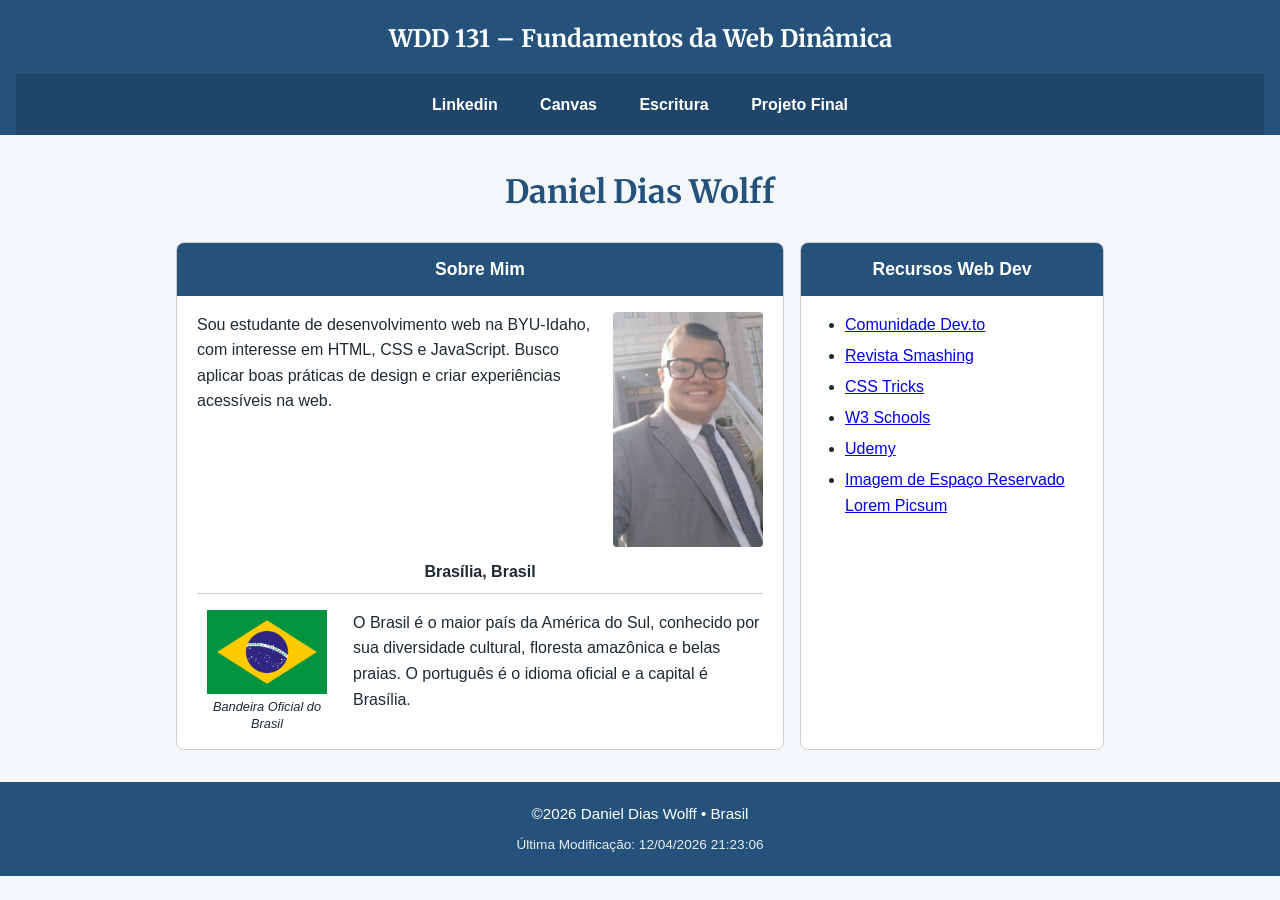
<file: index.html>
<!DOCTYPE html>
<html lang="pt-BR">

<head>
  <meta charset="UTF-8">
  <meta name="viewport" content="width=device-width, initial-scale=1.0">
  <meta name="author" content="Daniel Dias Wolff">
  <meta name="description" content="WDD 131 – Fundamentos da Web Dinâmica por Daniel Dias Wolff. Página inicial do curso com perfil, hobbies e recursos de desenvolvimento web.">
  <title>WDD 131 – Fundamentos da Web Dinâmica - Daniel Dias Wolff</title>
  <link rel="stylesheet" href="estilos/base.css">
  <link rel="preconnect" href="https://fonts.googleapis.com">
  <link rel="preconnect" href="https://fonts.gstatic.com" crossorigin>
  <link
    href="https://fonts.googleapis.com/css2?family=Merriweather:wght@700&family=Source+Sans+3:wght@400;600&display=swap"
    rel="stylesheet">
  <script src="scripts/obterdatas.js" defer></script>
</head>

<body>
  <header>
    <span id="course-title">WDD 131 – Fundamentos da Web Dinâmica</span>
    <nav>
      <a href="https://www.linkedin.com/in/daniel-dias-wolff-31904819b/" target="_blank">Linkedin</a>
      <a href="https://byupw.instructure.com/" target="_blank">Canvas</a>
      <a href="https://www.churchofjesuschrist.org/study/scriptures/bofm/1-ne/3?lang=por&id=p7#p7"
        target="_blank">Escritura</a>
      <a href="#">Projeto Final</a>
    </nav>
  </header>

  <main>
    <h1>Daniel Dias Wolff</h1>

    <section class="card">
      <h2>Sobre Mim</h2>
      <div class="card-content">
        <div class="about-top">
          <p>
            Sou estudante de desenvolvimento web na BYU-Idaho, com interesse em HTML, CSS e
            JavaScript. Busco aplicar boas práticas de design e criar experiências acessíveis na web.
          </p>
          <img src="imagens/perfil.jpg" alt="Foto de Daniel Dias Wolff" width="150" height="150">
        </div>

        <h3>Brasília, Brasil</h3>
        <hr>

        <div class="about-bottom">
          <figure>
            <img src="imagens/bandeira-do-brasil.jpg" alt="Bandeira do Brasil" width="120" height="84">
            <figcaption>Bandeira Oficial do Brasil</figcaption>
          </figure>
          <p>
            O Brasil é o maior país da América do Sul, conhecido por sua diversidade cultural,
            floresta amazônica e belas praias. O português é o idioma oficial e a capital é Brasília.
          </p>
        </div>
      </div>
    </section>

    <section class="card">
      <h2>Recursos Web Dev</h2>
      <div class="card-content">
        <ul>
          <li><a href="https://dev.to/" target="_blank">Comunidade Dev.to</a></li>
          <li><a href="https://www.smashingmagazine.com/" target="_blank">Revista Smashing</a></li>
          <li><a href="https://css-tricks.com/" target="_blank">CSS Tricks</a></li>
          <li><a href="https://www.w3schools.com/" target="_blank">W3 Schools</a></li>
          <li><a href="https://www.udemy.com/" target="_blank">Udemy</a></li>
          <li><a href="https://picsum.photos/" target="_blank">Imagem de Espaço Reservado Lorem Picsum</a></li>
        </ul>
      </div>
    </section>
  </main>

  <footer>
    <p>©<span id="anoatual"></span> Daniel Dias Wolff • Brasil</p>
    <p id="ultimaModificacao"></p>
  </footer>
</body>

</html>
</file>
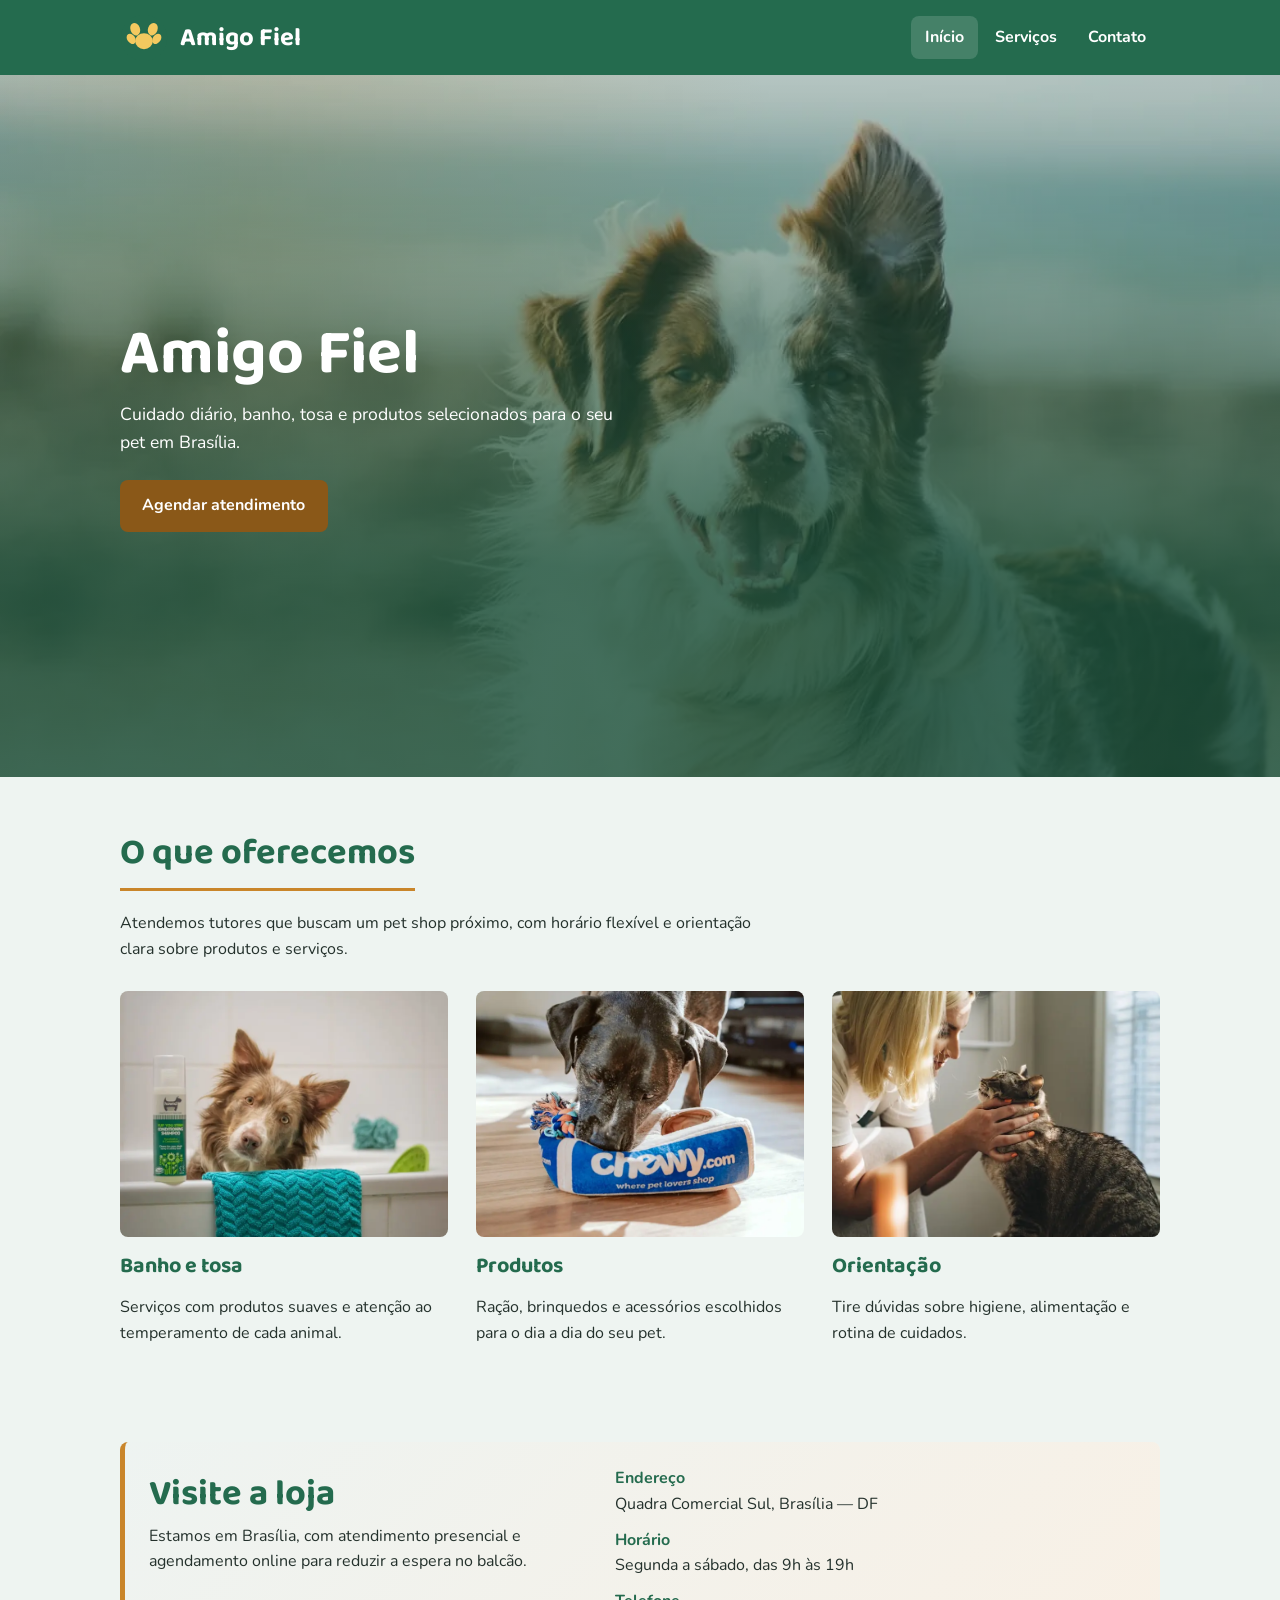
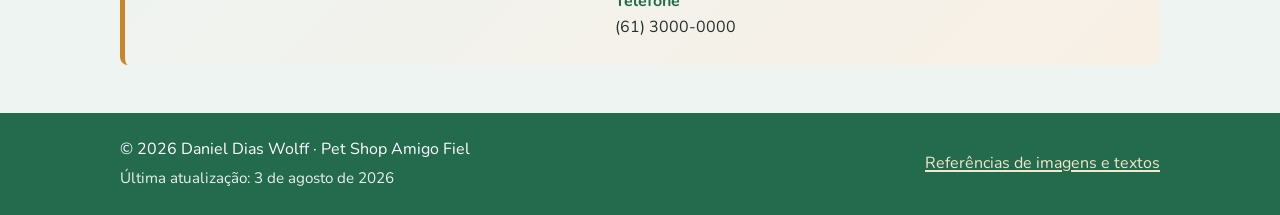
<file: projeto/index.html>
<!DOCTYPE html>
<html lang="pt-BR">

<head>
  <meta charset="UTF-8">
  <meta name="viewport" content="width=device-width, initial-scale=1.0">
  <meta name="author" content="Daniel Dias Wolff">
  <meta name="description"
    content="Pet Shop Amigo Fiel em Brasília: banho, tosa, produtos e atendimento próximo para tutores e seus pets.">
  <title>Pet Shop Amigo Fiel | Início</title>
  <link rel="icon" href="../favicon.ico" sizes="any">
  <link rel="preconnect" href="https://fonts.googleapis.com">
  <link rel="preconnect" href="https://fonts.gstatic.com" crossorigin>
  <link
    href="https://fonts.googleapis.com/css2?family=Baloo+2:wght@600;700&family=Nunito:wght@400;600;700&display=swap"
    rel="stylesheet">
  <link rel="stylesheet" href="estilos/base.css">
  <link rel="stylesheet" href="estilos/grande.css">
  <script src="scripts/navegacao.js" defer></script>
</head>

<body>
  <a class="skip-link" href="#conteudo">Ir para o conteúdo</a>

  <header class="site-header">
    <div class="barra">
      <a class="marca" href="index.html">
        <img src="imagens/logo-amigo-fiel.svg" width="48" height="48" alt="">
        <span>Amigo Fiel</span>
      </a>
      <button class="menu-toggle" id="menu-toggle" type="button" aria-controls="nav-principal"
        aria-expanded="false" aria-label="Abrir menu">
        <span class="hamburguer" aria-hidden="true">
          <span></span>
          <span></span>
          <span></span>
        </span>
      </button>
      <nav class="nav-principal" id="nav-principal" aria-label="Principal">
        <ul>
          <li><a href="index.html" aria-current="page">Início</a></li>
          <li><a href="servicos.html">Serviços</a></li>
          <li><a href="contato.html">Contato</a></li>
        </ul>
      </nav>
    </div>
  </header>

  <main id="conteudo">
    <section class="hero" aria-label="Apresentação">
      <img class="hero-imagem" src="imagens/hero-pequeno.webp"
        srcset="imagens/hero-pequeno.webp 640w, imagens/hero-grande.webp 1200w"
        sizes="100vw"
        width="1200" height="800"
        alt="Cachorro caramelo deitado em gramado iluminado pelo sol">
      <div class="hero-conteudo">
        <h1 class="marca-hero">Amigo Fiel</h1>
        <p>Cuidado diário, banho, tosa e produtos selecionados para o seu pet em Brasília.</p>
        <a class="botao" href="contato.html">Agendar atendimento</a>
      </div>
    </section>

    <section class="secao">
      <h2>O que oferecemos</h2>
      <p class="intro">
        Atendemos tutores que buscam um pet shop próximo, com horário flexível e
        orientação clara sobre produtos e serviços.
      </p>
      <div class="destaques">
        <article class="destaque">
          <img src="imagens/banho-tosa.webp" width="800" height="1200" loading="lazy"
            alt="Cachorro sentado em banheira após o banho">
          <h3>Banho e tosa</h3>
          <p>Serviços com produtos suaves e atenção ao temperamento de cada animal.</p>
        </article>
        <article class="destaque">
          <img src="imagens/produtos.webp" width="800" height="1199" loading="lazy"
            alt="Cachorro ao lado de prateleira com rações e acessórios">
          <h3>Produtos</h3>
          <p>Ração, brinquedos e acessórios escolhidos para o dia a dia do seu pet.</p>
        </article>
        <article class="destaque">
          <img src="imagens/consulta.webp" width="800" height="533" loading="lazy"
            alt="Veterinário examinando um cachorro em consultório">
          <h3>Orientação</h3>
          <p>Tire dúvidas sobre higiene, alimentação e rotina de cuidados.</p>
        </article>
      </div>
    </section>

    <section class="secao">
      <div class="info-loja">
        <div>
          <h2>Visite a loja</h2>
          <p>
            Estamos em Brasília, com atendimento presencial e agendamento online
            para reduzir a espera no balcão.
          </p>
        </div>
        <dl>
          <div>
            <dt>Endereço</dt>
            <dd>Quadra Comercial Sul, Brasília — DF</dd>
          </div>
          <div>
            <dt>Horário</dt>
            <dd>Segunda a sábado, das 9h às 19h</dd>
          </div>
          <div>
            <dt>Telefone</dt>
            <dd>(61) 3000-0000</dd>
          </div>
        </dl>
      </div>
    </section>
  </main>

  <footer class="site-footer">
    <div class="rodape-interno">
      <div class="rodape-info">
        <p>&copy; 2026 Daniel Dias Wolff · Pet Shop Amigo Fiel</p>
        <p>Última atualização: 3 de agosto de 2026</p>
      </div>
      <p><a href="referencias.html" target="_blank" rel="noopener noreferrer">Referências de imagens e textos</a></p>
    </div>
  </footer>
</body>

</html>
</file>
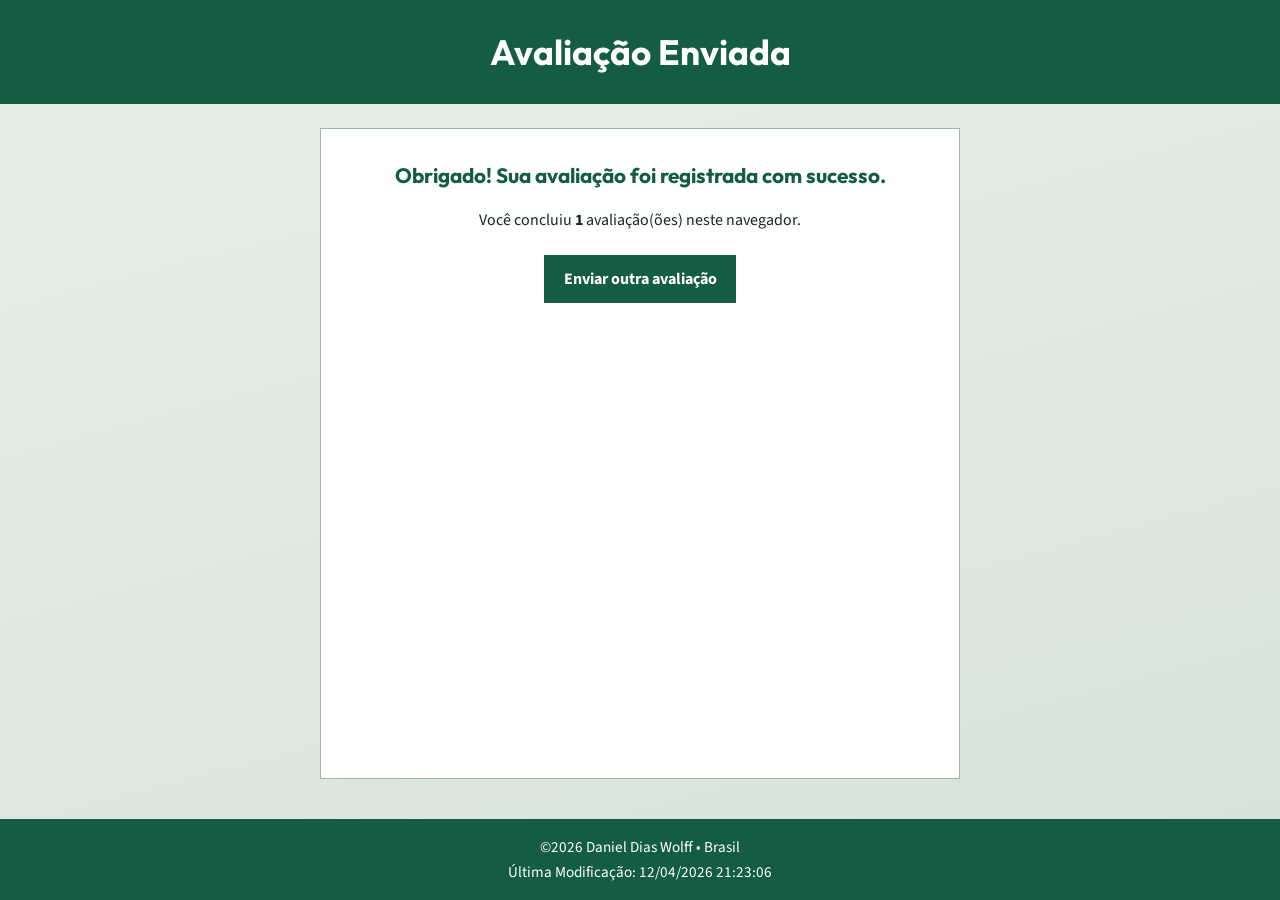
<file: avaliacao.html>
<!DOCTYPE html>
<html lang="pt-BR">

<head>
  <meta charset="UTF-8">
  <meta name="viewport" content="width=device-width, initial-scale=1.0">
  <meta name="author" content="Daniel Dias Wolff">
  <meta name="description"
    content="Confirmação de envio da avaliação de produto. Exibe o total de avaliações concluídas.">
  <title>Avaliação Enviada – WDD 131</title>
  <link rel="icon" href="favicon.ico" sizes="any">
  <link rel="preconnect" href="https://fonts.googleapis.com">
  <link rel="preconnect" href="https://fonts.gstatic.com" crossorigin>
  <link
    href="https://fonts.googleapis.com/css2?family=Outfit:wght@600;700&family=Source+Sans+3:wght@400;600;700&display=swap"
    rel="stylesheet">
  <link rel="stylesheet" href="estilos/formulario.css">
  <script src="scripts/obterdatas.js" defer></script>
  <script src="scripts/avaliacao.js" defer></script>
</head>

<body>
  <header>
    <h1>Avaliação Enviada</h1>
  </header>

  <main class="confirmacao">
    <p class="mensagem">Obrigado! Sua avaliação foi registrada com sucesso.</p>
    <p class="contador">
      Você concluiu <strong id="contador-avaliacoes">0</strong> avaliação(ões) neste navegador.
    </p>
    <p><a class="voltar" href="formulario.html">Enviar outra avaliação</a></p>
  </main>

  <footer>
    <p>©<span id="anoatual"></span> Daniel Dias Wolff • Brasil</p>
    <p id="ultimaModificacao"></p>
  </footer>
</body>

</html>
</file>
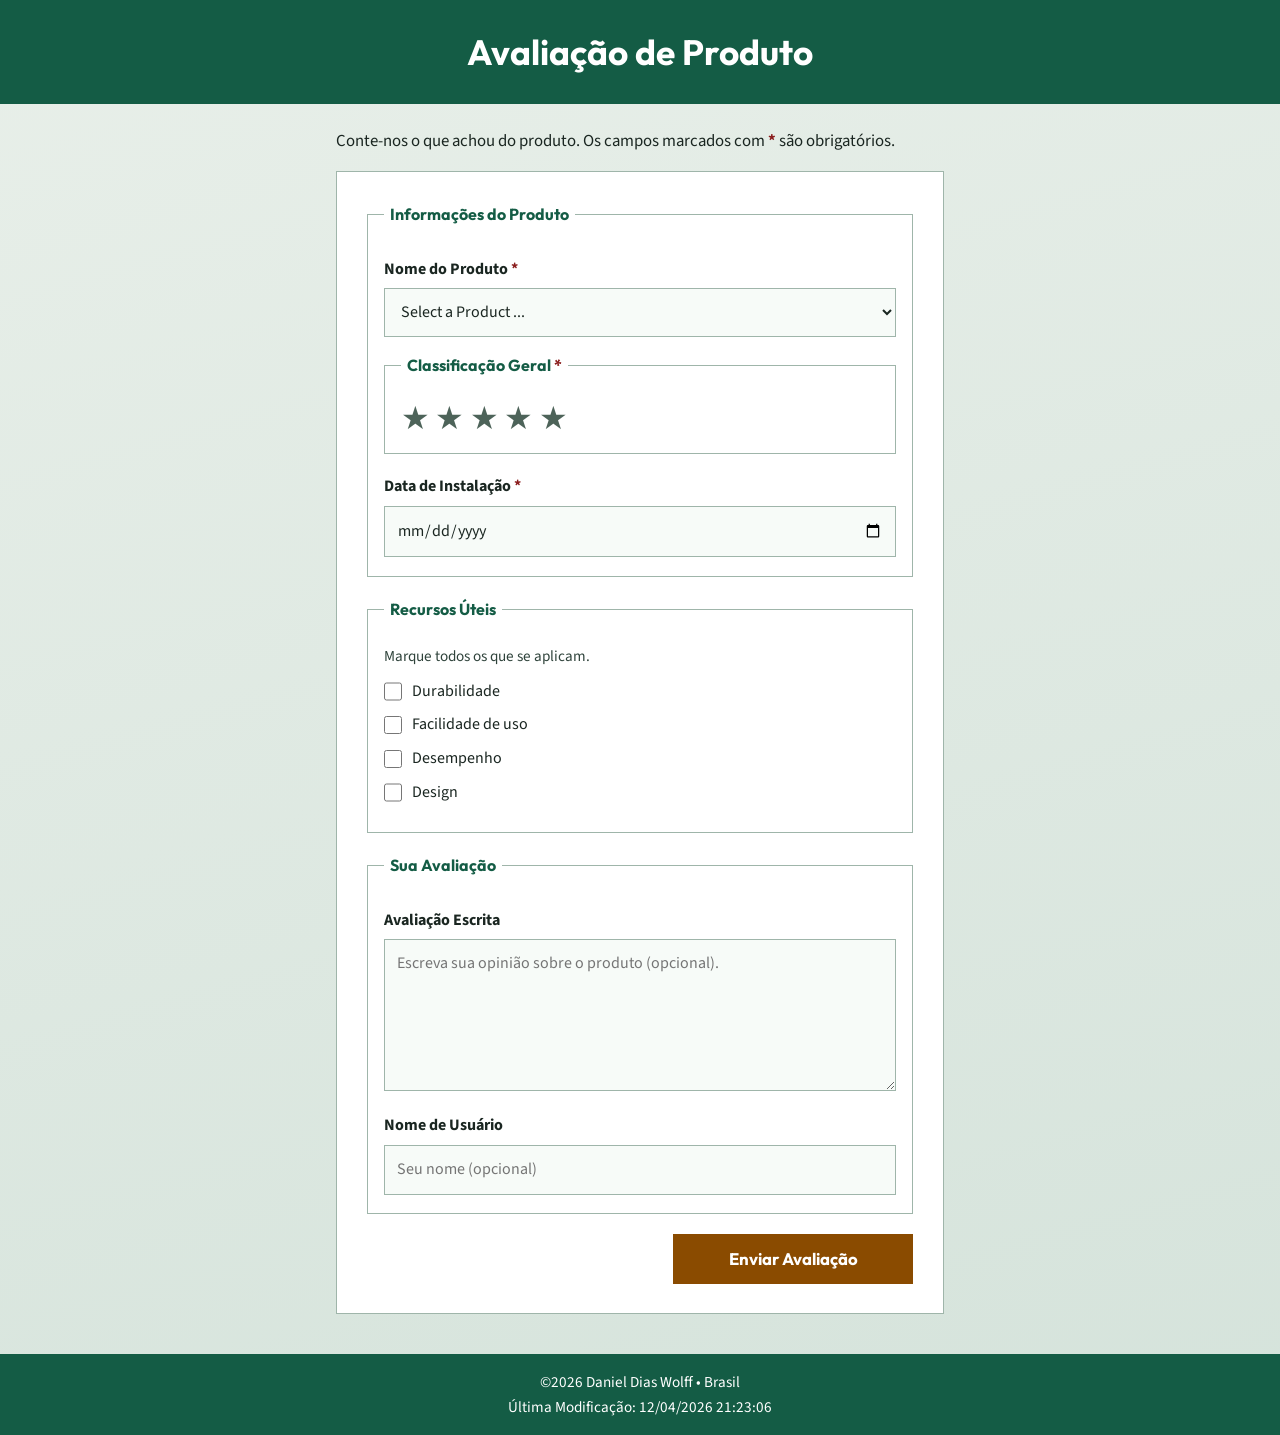
<file: formulario.html>
<!DOCTYPE html>
<html lang="pt-BR">

<head>
  <meta charset="UTF-8">
  <meta name="viewport" content="width=device-width, initial-scale=1.0">
  <meta name="author" content="Daniel Dias Wolff">
  <meta name="description"
    content="Formulário de avaliação de produto da disciplina WDD 131. Envie classificação, data de instalação e comentários.">
  <title>Avaliação de Produto – WDD 131</title>
  <link rel="icon" href="favicon.ico" sizes="any">
  <link rel="preconnect" href="https://fonts.googleapis.com">
  <link rel="preconnect" href="https://fonts.gstatic.com" crossorigin>
  <link
    href="https://fonts.googleapis.com/css2?family=Outfit:wght@600;700&family=Source+Sans+3:wght@400;600;700&display=swap"
    rel="stylesheet">
  <link rel="stylesheet" href="estilos/formulario.css">
  <script src="scripts/obterdatas.js" defer></script>
  <script src="scripts/formulario.js" defer></script>
</head>

<body>
  <header>
    <h1>Avaliação de Produto</h1>
  </header>

  <main>
    <p class="intro">
      Conte-nos o que achou do produto. Os campos marcados com
      <span class="obrigatorio">*</span> são obrigatórios.
    </p>

    <form method="get" action="review.html">
      <fieldset>
        <legend>Informações do Produto</legend>

        <div class="campo">
          <label for="produto">Nome do Produto <span class="obrigatorio">*</span></label>
          <select id="produto" name="produto" required>
            <option value="" disabled selected>Select a Product ...</option>
          </select>
        </div>

        <fieldset class="classificacao">
          <legend>Classificação Geral <span class="obrigatorio">*</span></legend>
          <div class="estrelas" role="radiogroup" aria-label="Classificação de 1 a 5 estrelas">
            <input type="radio" id="nota5" name="classificacao" value="5" required aria-label="5 estrelas">
            <label for="nota5"><span aria-hidden="true">★</span></label>

            <input type="radio" id="nota4" name="classificacao" value="4" required aria-label="4 estrelas">
            <label for="nota4"><span aria-hidden="true">★</span></label>

            <input type="radio" id="nota3" name="classificacao" value="3" required aria-label="3 estrelas">
            <label for="nota3"><span aria-hidden="true">★</span></label>

            <input type="radio" id="nota2" name="classificacao" value="2" required aria-label="2 estrelas">
            <label for="nota2"><span aria-hidden="true">★</span></label>

            <input type="radio" id="nota1" name="classificacao" value="1" required aria-label="1 estrela">
            <label for="nota1"><span aria-hidden="true">★</span></label>
          </div>
        </fieldset>

        <div class="campo">
          <label for="data-instalacao">Data de Instalação <span class="obrigatorio">*</span></label>
          <input type="date" id="data-instalacao" name="data-instalacao" required>
        </div>
      </fieldset>

      <fieldset>
        <legend>Recursos Úteis</legend>
        <p class="ajuda">Marque todos os que se aplicam.</p>

        <div class="opcao">
          <input type="checkbox" id="durabilidade" name="recurso" value="durabilidade">
          <label for="durabilidade">Durabilidade</label>
        </div>
        <div class="opcao">
          <input type="checkbox" id="facilidade" name="recurso" value="facilidade">
          <label for="facilidade">Facilidade de uso</label>
        </div>
        <div class="opcao">
          <input type="checkbox" id="desempenho" name="recurso" value="desempenho">
          <label for="desempenho">Desempenho</label>
        </div>
        <div class="opcao">
          <input type="checkbox" id="design" name="recurso" value="design">
          <label for="design">Design</label>
        </div>
      </fieldset>

      <fieldset>
        <legend>Sua Avaliação</legend>

        <div class="campo">
          <label for="avaliacao">Avaliação Escrita</label>
          <textarea id="avaliacao" name="avaliacao" rows="5"
            placeholder="Escreva sua opinião sobre o produto (opcional)."></textarea>
        </div>

        <div class="campo">
          <label for="usuario">Nome de Usuário</label>
          <input type="text" id="usuario" name="usuario" placeholder="Seu nome (opcional)" autocomplete="nickname">
        </div>
      </fieldset>

      <input type="submit" value="Enviar Avaliação">
    </form>
  </main>

  <footer>
    <p>©<span id="anoatual"></span> Daniel Dias Wolff • Brasil</p>
    <p id="ultimaModificacao"></p>
  </footer>
</body>

</html>
</file>
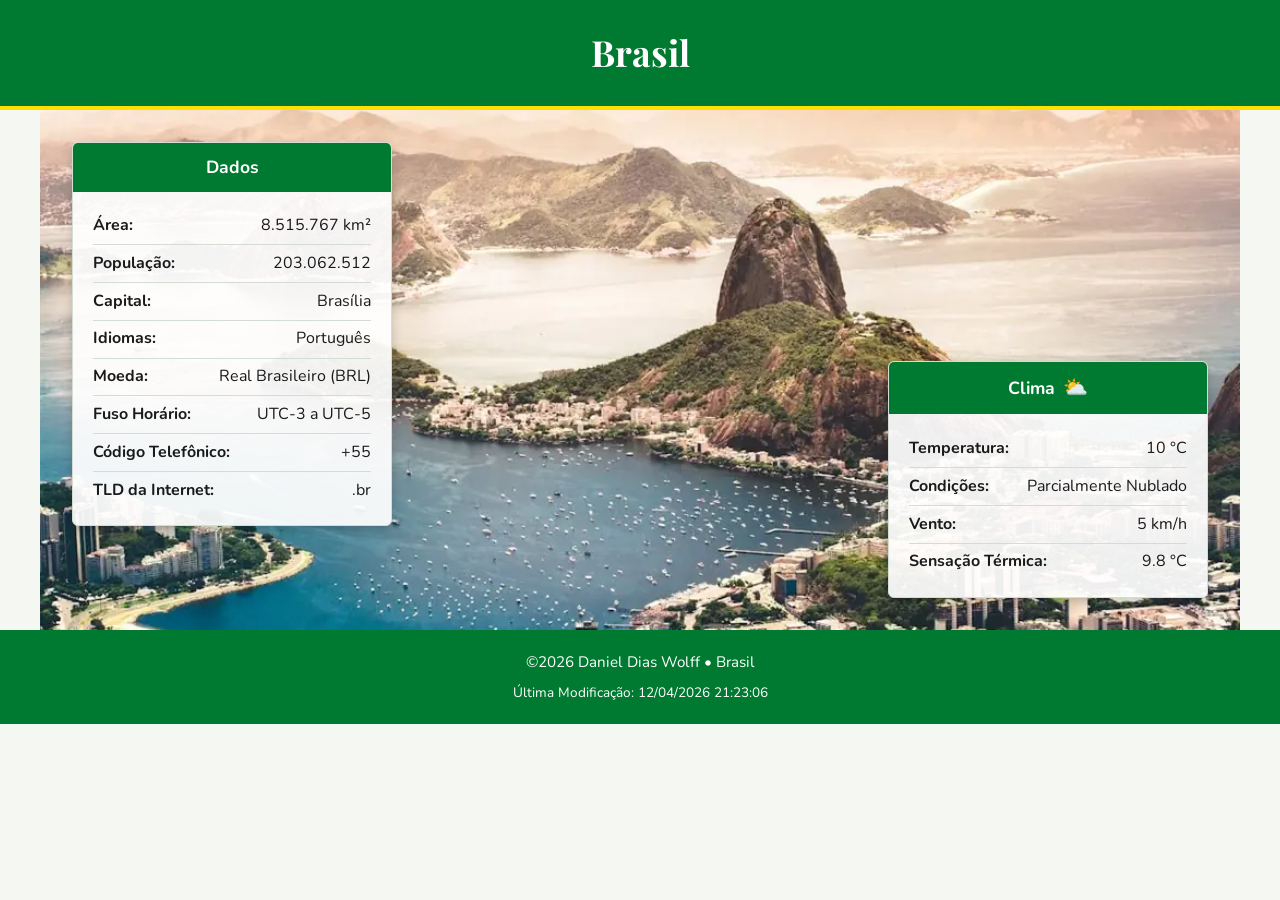
<file: local.html>
<!DOCTYPE html>
<html lang="pt-BR">

<head>
  <meta charset="UTF-8">
  <meta name="viewport" content="width=device-width, initial-scale=1.0">
  <meta name="author" content="Daniel Dias Wolff">
  <meta name="description"
    content="Página informativa sobre o Brasil com dados demográficos e informações climáticas. WDD 131 – Fundamentos da Web Dinâmica.">
  <title>Brasil – WDD 131</title>
  <link rel="preconnect" href="https://fonts.googleapis.com">
  <link rel="preconnect" href="https://fonts.gstatic.com" crossorigin>
  <link href="https://fonts.googleapis.com/css2?family=Nunito:wght@400;700&family=Playfair+Display:wght@700&display=swap"
    rel="stylesheet">
  <link rel="stylesheet" href="estilos/local.css">
  <link rel="stylesheet" href="estilos/local-grande.css">
  <script src="scripts/local.js" defer></script>
</head>

<body>
  <header>
    <h1>Brasil</h1>
  </header>

  <main>
    <div class="hero">
      <img src="imagens/local/brasil-pequeno.webp"
        srcset="imagens/local/brasil-pequeno.webp 600w, imagens/local/brasil-grande.webp 1200w"
        sizes="(max-width: 700px) 100vw, 1200px"
        alt="Vista do Cristo Redentor no Rio de Janeiro, Brasil" width="600" height="450">

      <section class="card dados">
        <h2>Dados</h2>
        <dl>
          <div class="item">
            <dt>Área:</dt>
            <dd>8.515.767 km²</dd>
          </div>
          <div class="item">
            <dt>População:</dt>
            <dd>203.062.512</dd>
          </div>
          <div class="item">
            <dt>Capital:</dt>
            <dd>Brasília</dd>
          </div>
          <div class="item">
            <dt>Idiomas:</dt>
            <dd>Português</dd>
          </div>
          <div class="item">
            <dt>Moeda:</dt>
            <dd>Real Brasileiro (BRL)</dd>
          </div>
          <div class="item">
            <dt>Fuso Horário:</dt>
            <dd>UTC-3 a UTC-5</dd>
          </div>
          <div class="item">
            <dt>Código Telefônico:</dt>
            <dd>+55</dd>
          </div>
          <div class="item">
            <dt>TLD da Internet:</dt>
            <dd>.br</dd>
          </div>
        </dl>
      </section>

      <section class="card clima">
        <h2>Clima</h2>
        <img class="icone-clima-movel" src="imagens/local/icone-clima.svg" alt="Ícone de clima parcialmente nublado"
          width="64" height="64">
        <dl>
          <div class="item">
            <dt>Temperatura:</dt>
            <dd><span id="temperatura">10</span> °C</dd>
          </div>
          <div class="item">
            <dt>Condições:</dt>
            <dd>Parcialmente Nublado</dd>
          </div>
          <div class="item">
            <dt>Vento:</dt>
            <dd><span id="vento">5</span> km/h</dd>
          </div>
          <div class="item">
            <dt>Sensação Térmica:</dt>
            <dd><span id="sensacaoTermica"></span></dd>
          </div>
        </dl>
      </section>
    </div>
  </main>

  <footer>
    <p>&copy;<span id="ano"></span> Daniel Dias Wolff • Brasil</p>
    <p id="ultimaModificacao"></p>
  </footer>
</body>

</html>
</file>
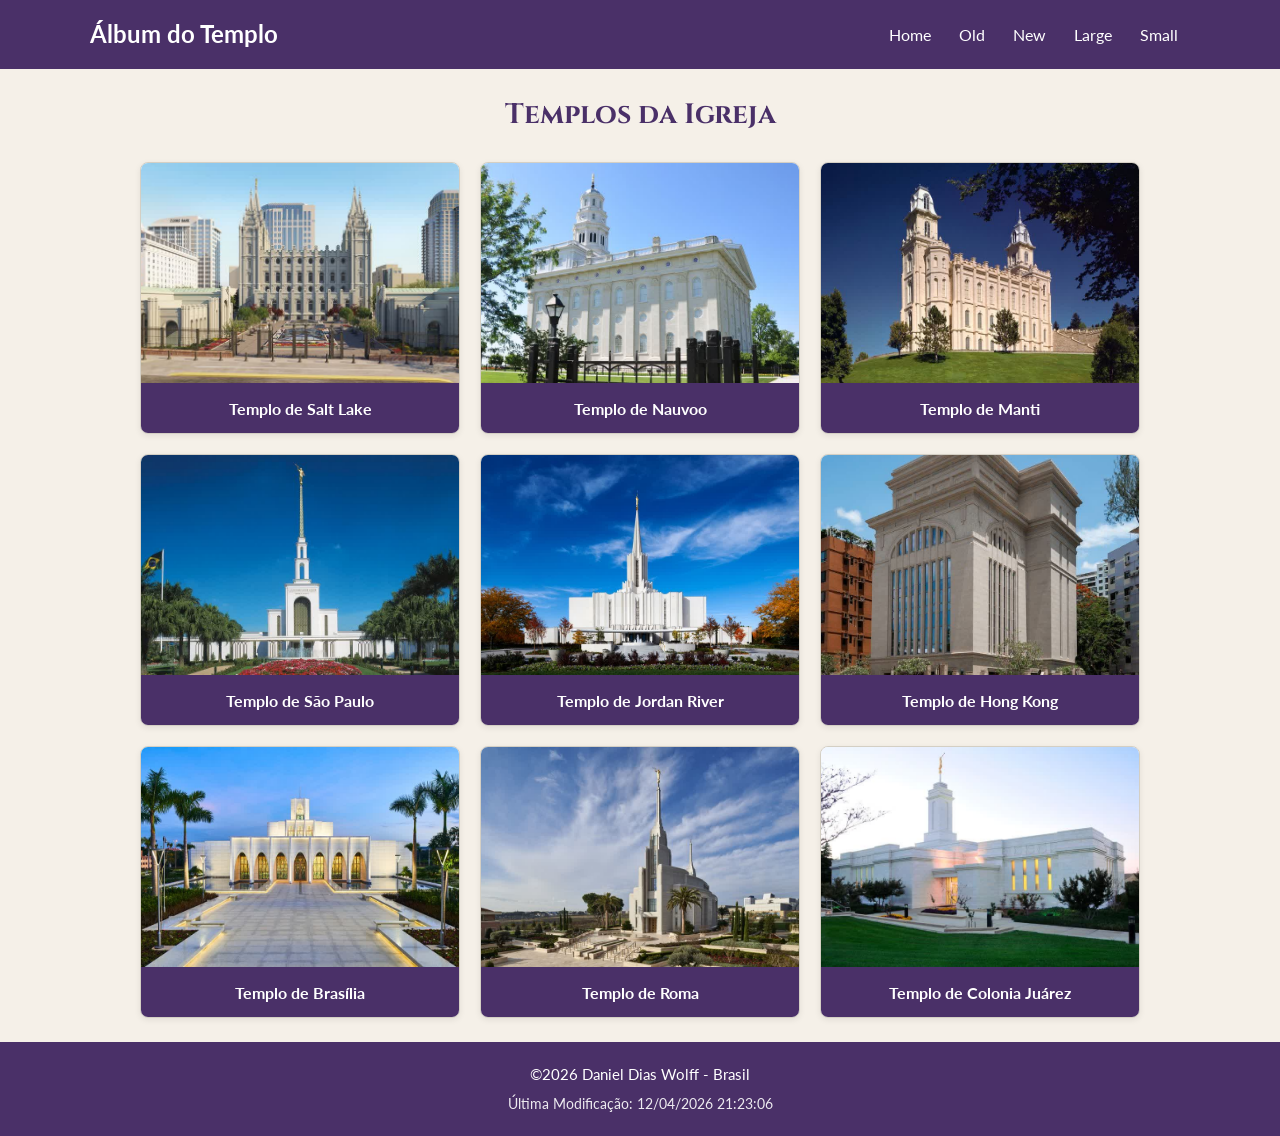
<file: templos.html>
<!DOCTYPE html>
<html lang="pt-BR">

<head>
  <meta charset="UTF-8">
  <meta name="viewport" content="width=device-width, initial-scale=1.0">
  <title>WDD 131 – Álbum de Templos</title>
  <meta name="description" content="Álbum de imagens de templos da Igreja de Jesus Cristo dos Santos dos Últimos Dias.">
  <meta name="author" content="Daniel Dias Wolff">
  <link rel="preconnect" href="https://fonts.googleapis.com">
  <link rel="preconnect" href="https://fonts.gstatic.com" crossorigin>
  <link href="https://fonts.googleapis.com/css2?family=Cinzel:wght@700&family=Lato:wght@400;700&display=swap"
    rel="stylesheet">
  <link rel="stylesheet" href="estilos/templos.css">
  <link rel="stylesheet" href="estilos/templos-grande.css">
  <script src="scripts/templos.js" defer></script>
</head>

<body>
  <header>
    <div class="header-bar">
      <span class="site-title">Álbum do Templo</span>
      <button type="button" class="menu-btn" id="menu-btn" aria-expanded="false" aria-controls="nav-menu"
        aria-label="Abrir menu de navegação">☰</button>
      <nav id="nav-menu">
        <a href="index.html">Home</a>
        <a href="#antigo">Old</a>
        <a href="#novo">New</a>
        <a href="#grande">Large</a>
        <a href="#pequeno">Small</a>
      </nav>
    </div>
  </header>

  <main>
    <h1>Templos da Igreja</h1>

    <figure id="antigo">
      <img src="imagens/templos/templo-salt-lake.jpg" alt="Templo de Salt Lake" width="800"
        height="450" loading="lazy">
      <figcaption>Templo de Salt Lake</figcaption>
    </figure>
    <figure>
      <img src="imagens/templos/templo-nauvoo.jpg" alt="Templo de Nauvoo" width="800" height="500"
        loading="lazy">
      <figcaption>Templo de Nauvoo</figcaption>
    </figure>
    <figure>
      <img src="imagens/templos/templo-manti.jpg" alt="Templo de Manti" width="800" height="501" loading="lazy">
      <figcaption>Templo de Manti</figcaption>
    </figure>
    <figure id="grande">
      <img src="imagens/templos/templo-sao-paulo.jpg" alt="Templo de São Paulo" width="800" height="500"
        loading="lazy">
      <figcaption>Templo de São Paulo</figcaption>
    </figure>
    <figure>
      <img src="imagens/templos/templo-jordan-river.jpg" alt="Templo de Jordan River" width="800"
        height="618" loading="lazy">
      <figcaption>Templo de Jordan River</figcaption>
    </figure>
    <figure>
      <img src="imagens/templos/templo-hong-kong.jpg" alt="Templo de Hong Kong" width="800" height="1030"
        loading="lazy">
      <figcaption>Templo de Hong Kong</figcaption>
    </figure>
    <figure id="novo">
      <img src="imagens/templos/templo-brasilia.jpg" alt="Templo de Brasília" width="800" height="533"
        loading="lazy">
      <figcaption>Templo de Brasília</figcaption>
    </figure>
    <figure>
      <img src="imagens/templos/templo-roma.jpg" alt="Templo de Roma" width="800" height="500"
        loading="lazy">
      <figcaption>Templo de Roma</figcaption>
    </figure>
    <figure id="pequeno">
      <img src="imagens/templos/templo-colonia-juarez.jpg" alt="Templo de Colonia Juárez" width="800"
        height="500" loading="lazy">
      <figcaption>Templo de Colonia Juárez</figcaption>
    </figure>
  </main>

  <footer>
    <p>&copy;<span id="ano"></span> Daniel Dias Wolff - Brasil</p>
    <p id="ultimaModificacao"></p>
  </footer>
</body>

</html>
</file>
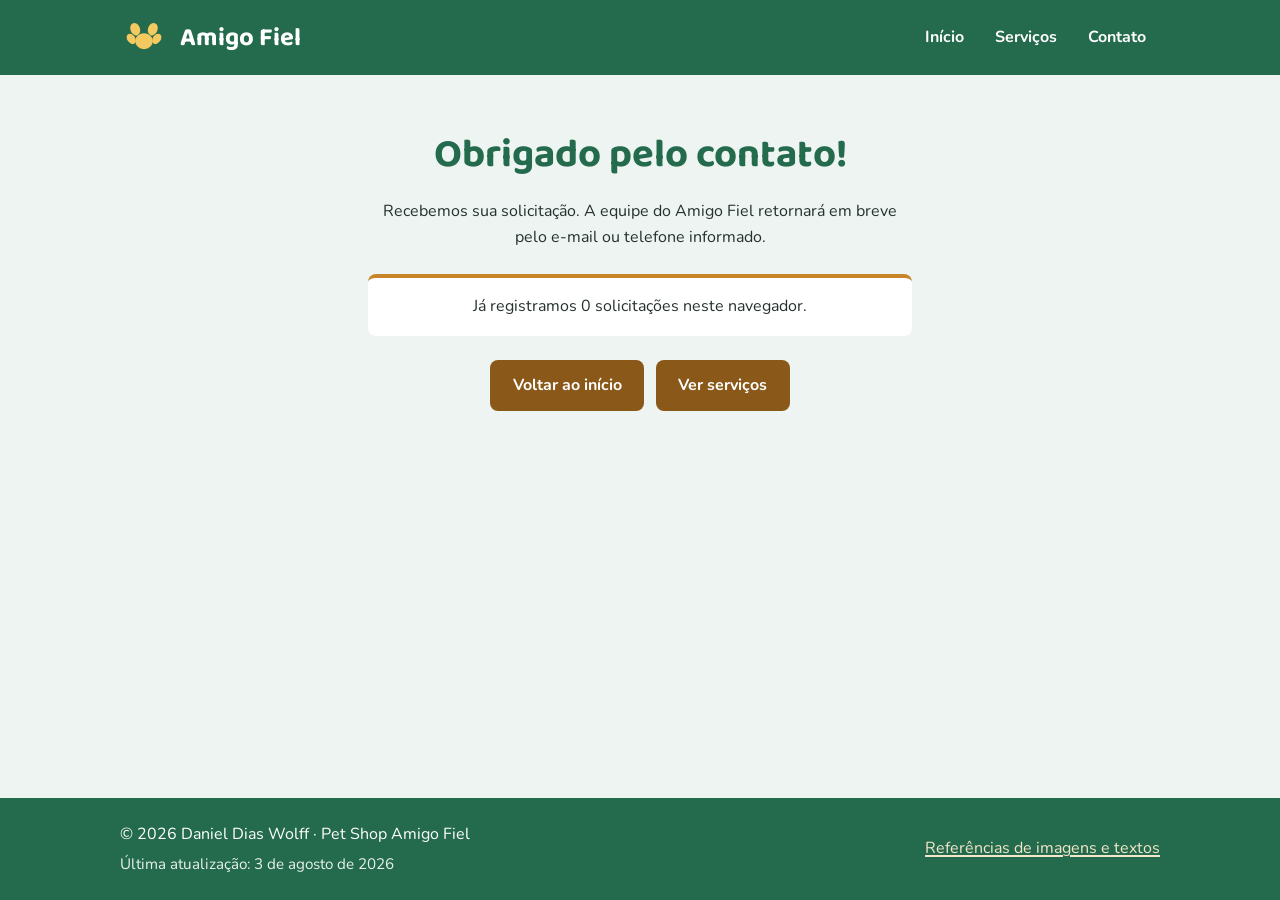
<file: projeto/confirmacao.html>
<!DOCTYPE html>
<html lang="pt-BR">

<head>
  <meta charset="UTF-8">
  <meta name="viewport" content="width=device-width, initial-scale=1.0">
  <meta name="author" content="Daniel Dias Wolff">
  <meta name="description"
    content="Confirmação de envio do formulário de contato do Pet Shop Amigo Fiel.">
  <title>Solicitação recebida | Pet Shop Amigo Fiel</title>
  <link rel="icon" href="../favicon.ico" sizes="any">
  <link rel="preconnect" href="https://fonts.googleapis.com">
  <link rel="preconnect" href="https://fonts.gstatic.com" crossorigin>
  <link
    href="https://fonts.googleapis.com/css2?family=Baloo+2:wght@600;700&family=Nunito:wght@400;600;700&display=swap"
    rel="stylesheet">
  <link rel="stylesheet" href="estilos/base.css">
  <link rel="stylesheet" href="estilos/grande.css">
  <script src="scripts/navegacao.js" defer></script>
  <script src="scripts/confirmacao.js" defer></script>
</head>

<body>
  <a class="skip-link" href="#conteudo">Ir para o conteúdo</a>

  <header class="site-header">
    <div class="barra">
      <a class="marca" href="index.html">
        <img src="imagens/logo-amigo-fiel.svg" width="48" height="48" alt="">
        <span>Amigo Fiel</span>
      </a>
      <button class="menu-toggle" id="menu-toggle" type="button" aria-controls="nav-principal"
        aria-expanded="false" aria-label="Abrir menu">
        <span class="hamburguer" aria-hidden="true">
          <span></span>
          <span></span>
          <span></span>
        </span>
      </button>
      <nav class="nav-principal" id="nav-principal" aria-label="Principal">
        <ul>
          <li><a href="index.html">Início</a></li>
          <li><a href="servicos.html">Serviços</a></li>
          <li><a href="contato.html">Contato</a></li>
        </ul>
      </nav>
    </div>
  </header>

  <main id="conteudo" class="confirmacao">
    <h1 id="nome-tutor">Obrigado pelo contato!</h1>
    <p>
      Recebemos sua solicitação. A equipe do Amigo Fiel retornará em breve pelo
      e-mail ou telefone informado.
    </p>
    <div class="contador">
      <p id="total-agendamentos"></p>
    </div>
    <p class="acoes-confirmacao">
      <a class="botao" href="index.html">Voltar ao início</a>
      <a class="botao" href="servicos.html">Ver serviços</a>
    </p>
  </main>

  <footer class="site-footer">
    <div class="rodape-interno">
      <div class="rodape-info">
        <p>&copy; 2026 Daniel Dias Wolff · Pet Shop Amigo Fiel</p>
        <p>Última atualização: 3 de agosto de 2026</p>
      </div>
      <p><a href="referencias.html" target="_blank" rel="noopener noreferrer">Referências de imagens e textos</a></p>
    </div>
  </footer>
</body>

</html>
</file>
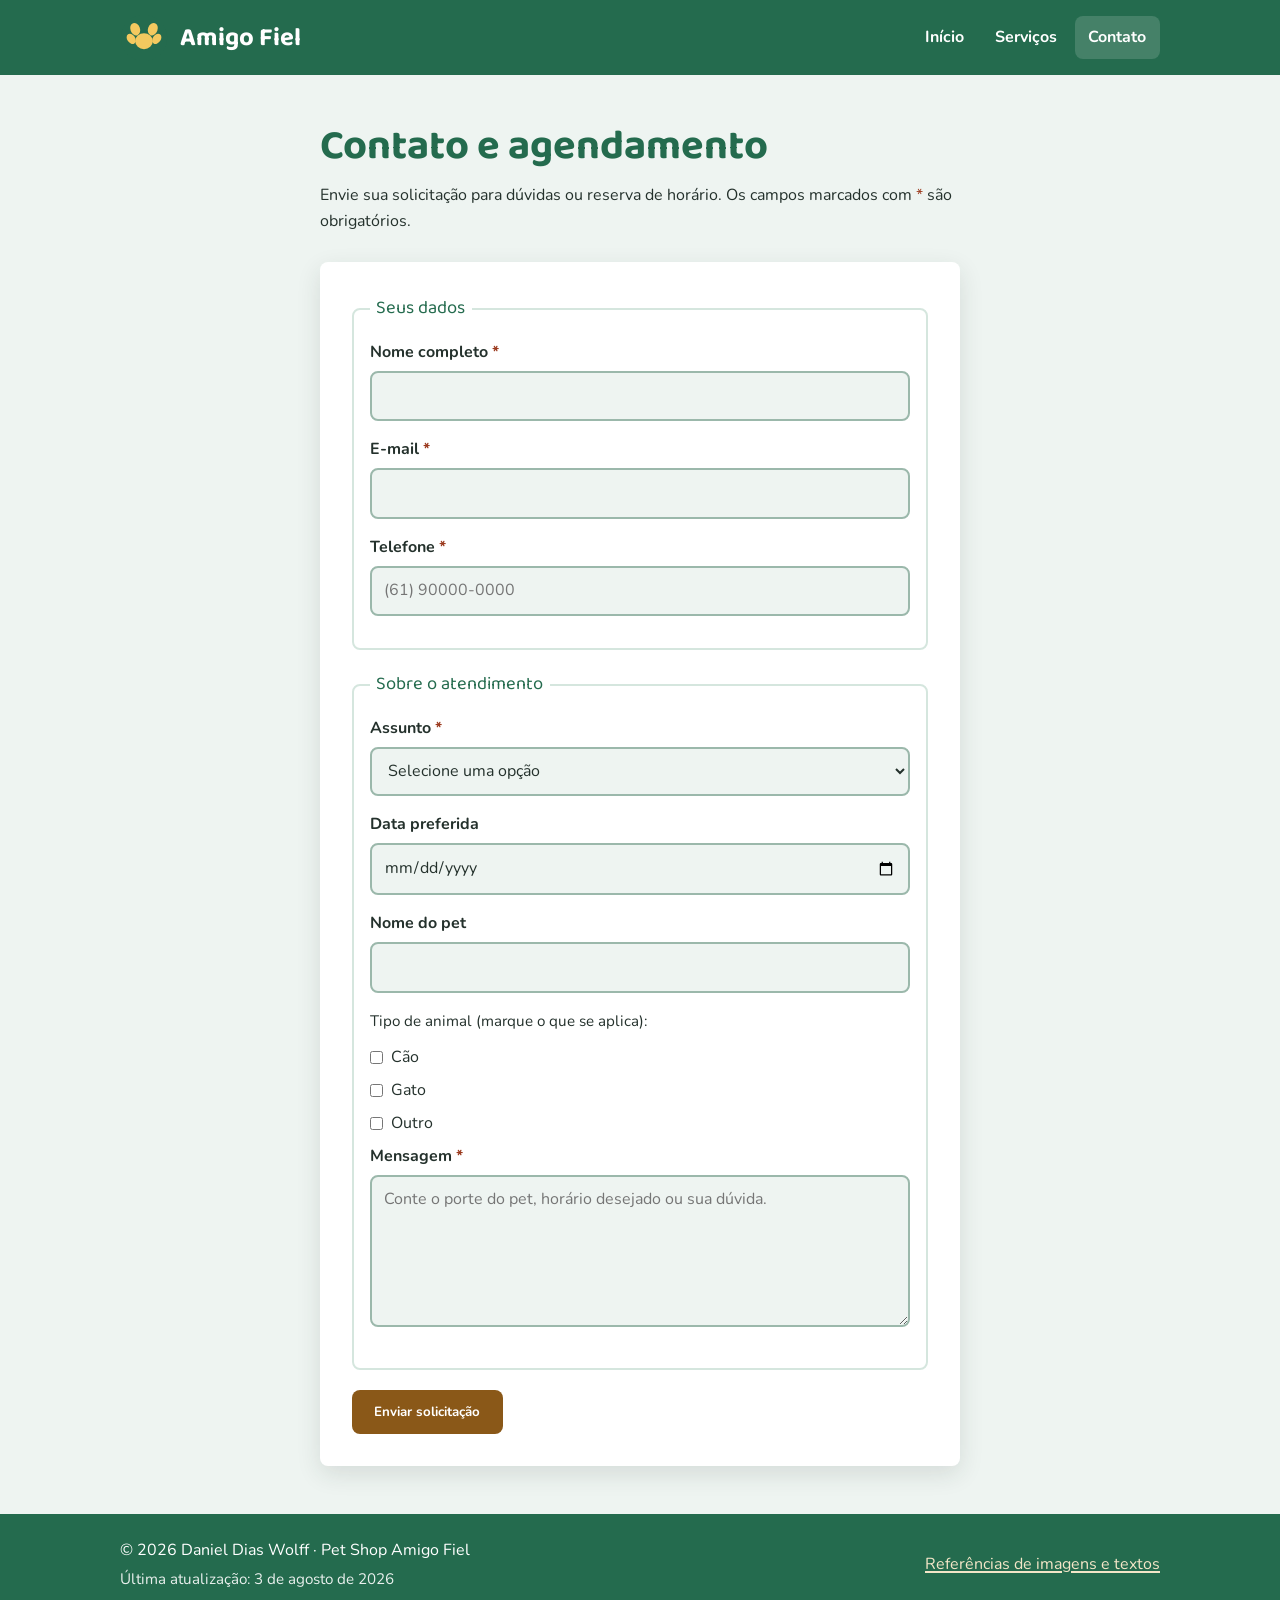
<file: projeto/contato.html>
<!DOCTYPE html>
<html lang="pt-BR">

<head>
  <meta charset="UTF-8">
  <meta name="viewport" content="width=device-width, initial-scale=1.0">
  <meta name="author" content="Daniel Dias Wolff">
  <meta name="description"
    content="Agende banho, tosa ou tire dúvidas com o Pet Shop Amigo Fiel em Brasília pelo formulário de contato.">
  <title>Contato e Agendamento | Pet Shop Amigo Fiel</title>
  <link rel="icon" href="../favicon.ico" sizes="any">
  <link rel="preconnect" href="https://fonts.googleapis.com">
  <link rel="preconnect" href="https://fonts.gstatic.com" crossorigin>
  <link
    href="https://fonts.googleapis.com/css2?family=Baloo+2:wght@600;700&family=Nunito:wght@400;600;700&display=swap"
    rel="stylesheet">
  <link rel="stylesheet" href="estilos/base.css">
  <link rel="stylesheet" href="estilos/grande.css">
  <script src="scripts/navegacao.js" defer></script>
  <script src="scripts/contato.js" defer></script>
</head>

<body>
  <a class="skip-link" href="#conteudo">Ir para o conteúdo</a>

  <header class="site-header">
    <div class="barra">
      <a class="marca" href="index.html">
        <img src="imagens/logo-amigo-fiel.svg" width="48" height="48" alt="">
        <span>Amigo Fiel</span>
      </a>
      <button class="menu-toggle" id="menu-toggle" type="button" aria-controls="nav-principal"
        aria-expanded="false" aria-label="Abrir menu">
        <span class="hamburguer" aria-hidden="true">
          <span></span>
          <span></span>
          <span></span>
        </span>
      </button>
      <nav class="nav-principal" id="nav-principal" aria-label="Principal">
        <ul>
          <li><a href="index.html">Início</a></li>
          <li><a href="servicos.html">Serviços</a></li>
          <li><a href="contato.html" aria-current="page">Contato</a></li>
        </ul>
      </nav>
    </div>
  </header>

  <main id="conteudo" class="secao">
    <h1>Contato e agendamento</h1>
    <p class="intro">
      Envie sua solicitação para dúvidas ou reserva de horário. Os campos marcados com
      <span class="obrigatorio">*</span> são obrigatórios.
    </p>

    <form class="formulario" id="form-contato" method="get" action="confirmacao.html">
      <fieldset>
        <legend>Seus dados</legend>

        <div class="campo">
          <label for="nome">Nome completo <span class="obrigatorio">*</span></label>
          <input type="text" id="nome" name="nome" required autocomplete="name" maxlength="80">
        </div>

        <div class="campo">
          <label for="email">E-mail <span class="obrigatorio">*</span></label>
          <input type="email" id="email" name="email" required autocomplete="email" maxlength="100">
        </div>

        <div class="campo">
          <label for="telefone">Telefone <span class="obrigatorio">*</span></label>
          <input type="tel" id="telefone" name="telefone" required autocomplete="tel"
            placeholder="(61) 90000-0000" maxlength="20">
        </div>
      </fieldset>

      <fieldset>
        <legend>Sobre o atendimento</legend>

        <div class="campo">
          <label for="assunto">Assunto <span class="obrigatorio">*</span></label>
          <select id="assunto" name="assunto" required>
            <option value="" disabled selected>Selecione uma opção</option>
          </select>
        </div>

        <div class="campo">
          <label for="data-preferida">Data preferida</label>
          <input type="date" id="data-preferida" name="data-preferida">
        </div>

        <div class="campo">
          <label for="pet">Nome do pet</label>
          <input type="text" id="pet" name="pet" maxlength="40">
        </div>

        <p class="ajuda">Tipo de animal (marque o que se aplica):</p>
        <div class="opcao">
          <input type="checkbox" id="cao" name="animal" value="cao">
          <label for="cao">Cão</label>
        </div>
        <div class="opcao">
          <input type="checkbox" id="gato" name="animal" value="gato">
          <label for="gato">Gato</label>
        </div>
        <div class="opcao">
          <input type="checkbox" id="outro" name="animal" value="outro">
          <label for="outro">Outro</label>
        </div>

        <div class="campo">
          <label for="mensagem">Mensagem <span class="obrigatorio">*</span></label>
          <textarea id="mensagem" name="mensagem" rows="5" required maxlength="500"
            placeholder="Conte o porte do pet, horário desejado ou sua dúvida."></textarea>
        </div>
      </fieldset>

      <button class="botao" type="submit">Enviar solicitação</button>
    </form>
  </main>

  <footer class="site-footer">
    <div class="rodape-interno">
      <div class="rodape-info">
        <p>&copy; 2026 Daniel Dias Wolff · Pet Shop Amigo Fiel</p>
        <p>Última atualização: 3 de agosto de 2026</p>
      </div>
      <p><a href="referencias.html" target="_blank" rel="noopener noreferrer">Referências de imagens e textos</a></p>
    </div>
  </footer>
</body>

</html>
</file>
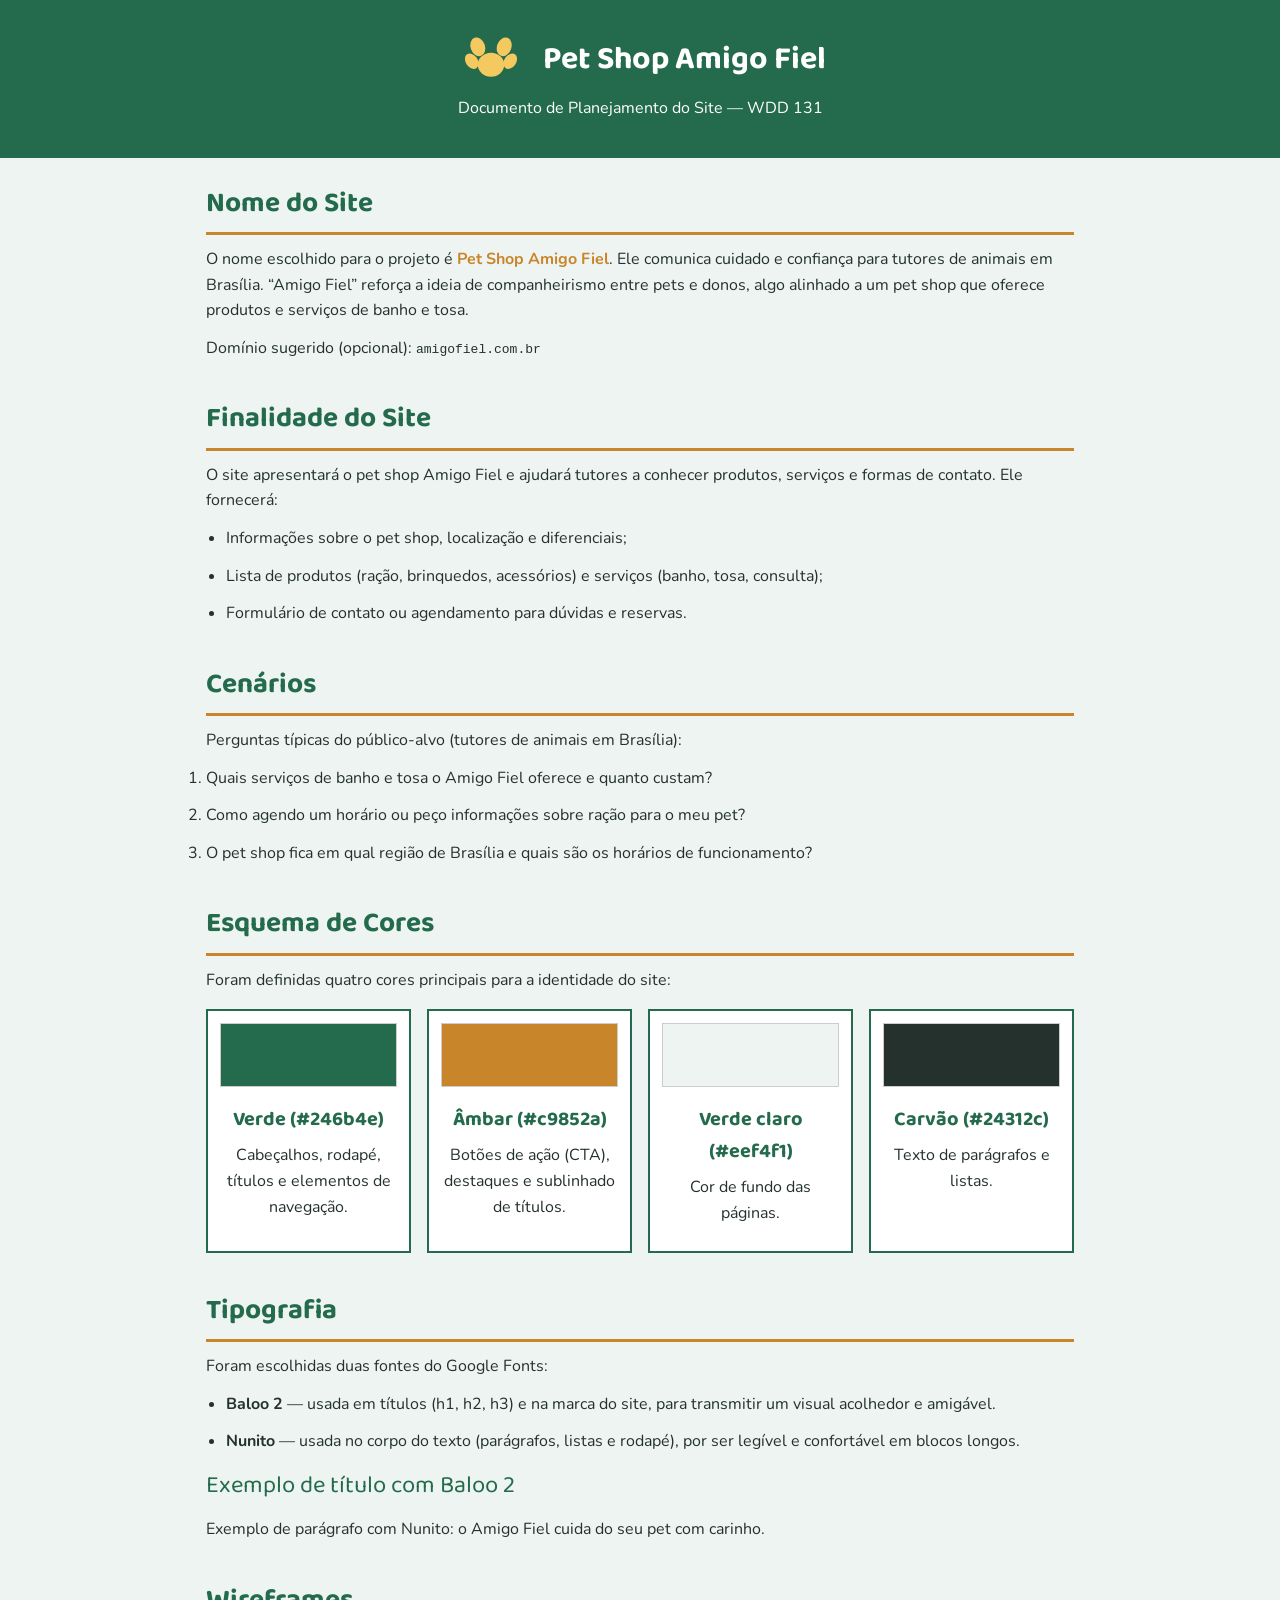
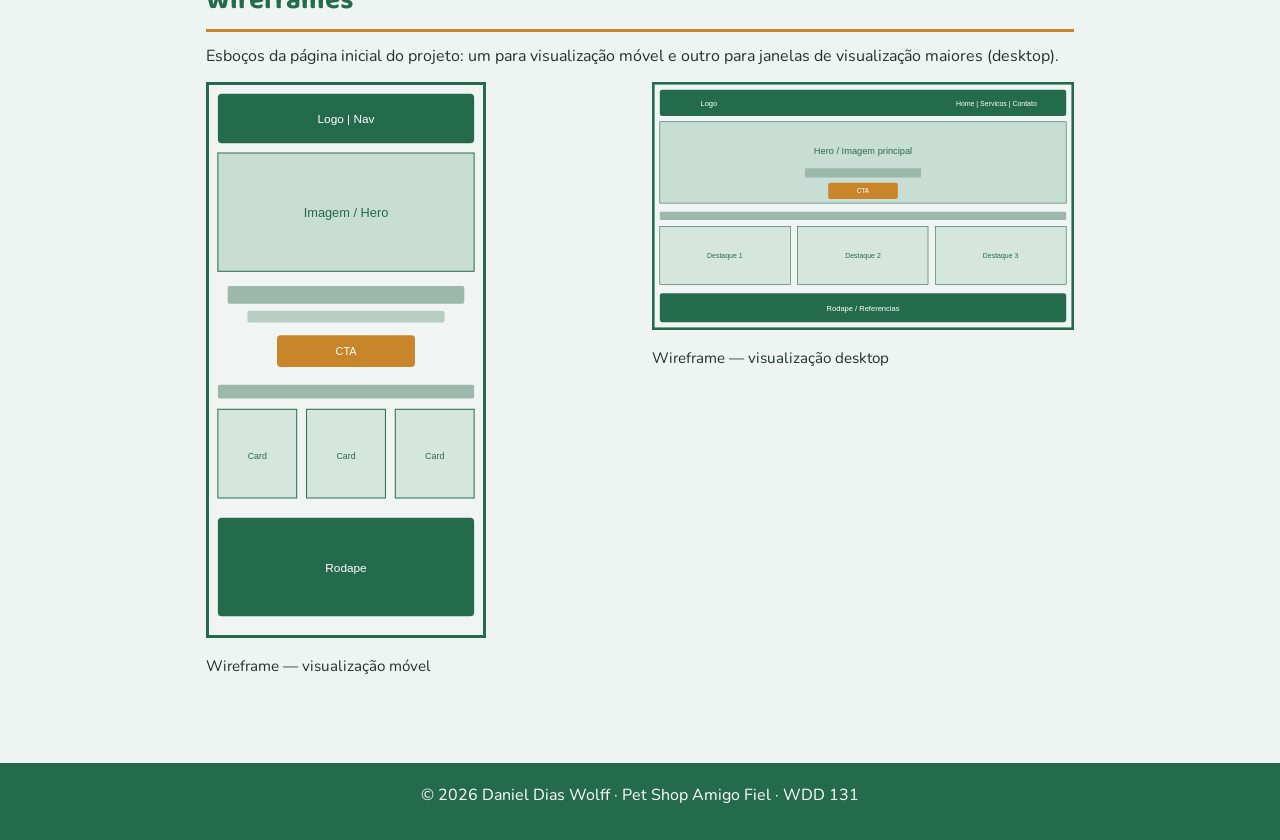
<file: projeto/planejamentodosite.html>
<!DOCTYPE html>
<html lang="pt-BR">

<head>
  <meta charset="UTF-8">
  <meta name="viewport" content="width=device-width, initial-scale=1.0">
  <meta name="author" content="Daniel Dias Wolff">
  <meta name="description"
    content="Documento de planejamento do site Pet Shop Amigo Fiel: nome, finalidade, cenários, cores, tipografia e wireframes.">
  <title>Planejamento do Site | Pet Shop Amigo Fiel</title>
  <link rel="stylesheet" href="estilos/planejamentodosite.css">
  <link rel="preconnect" href="https://fonts.googleapis.com">
  <link rel="preconnect" href="https://fonts.gstatic.com" crossorigin>
  <link
    href="https://fonts.googleapis.com/css2?family=Baloo+2:wght@600;700&family=Nunito:wght@400;600;700&display=swap"
    rel="stylesheet">
</head>

<body>
  <header>
    <div class="marca">
      <img src="imagens/logo-amigo-fiel.svg" alt="Logotipo do Pet Shop Amigo Fiel: pata dourada em círculo verde">
      <h1>Pet Shop Amigo Fiel</h1>
    </div>
    <p>Documento de Planejamento do Site — WDD 131</p>
  </header>

  <main>
    <section>
      <h2>Nome do Site</h2>
      <p>
        O nome escolhido para o projeto é <span class="destaque">Pet Shop Amigo Fiel</span>.
        Ele comunica cuidado e confiança para tutores de animais em Brasília.
        “Amigo Fiel” reforça a ideia de companheirismo entre pets e donos, algo
        alinhado a um pet shop que oferece produtos e serviços de banho e tosa.
      </p>
      <p>
        Domínio sugerido (opcional): <code>amigofiel.com.br</code>
      </p>
    </section>

    <section>
      <h2>Finalidade do Site</h2>
      <p>
        O site apresentará o pet shop Amigo Fiel e ajudará tutores a conhecer
        produtos, serviços e formas de contato. Ele fornecerá:
      </p>
      <ul>
        <li>Informações sobre o pet shop, localização e diferenciais;</li>
        <li>Lista de produtos (ração, brinquedos, acessórios) e serviços (banho, tosa, consulta);</li>
        <li>Formulário de contato ou agendamento para dúvidas e reservas.</li>
      </ul>
    </section>

    <section>
      <h2>Cenários</h2>
      <p>Perguntas típicas do público-alvo (tutores de animais em Brasília):</p>
      <ol>
        <li>Quais serviços de banho e tosa o Amigo Fiel oferece e quanto custam?</li>
        <li>Como agendo um horário ou peço informações sobre ração para o meu pet?</li>
        <li>O pet shop fica em qual região de Brasília e quais são os horários de funcionamento?</li>
      </ol>
    </section>

    <section>
      <h2>Esquema de Cores</h2>
      <p>Foram definidas quatro cores principais para a identidade do site:</p>
      <div class="amostra-cores">
        <div class="cor">
          <div class="swatch cor-primaria-swatch"></div>
          <h3>Verde (#246b4e)</h3>
          <p>Cabeçalhos, rodapé, títulos e elementos de navegação.</p>
        </div>
        <div class="cor">
          <div class="swatch cor-destaque-swatch"></div>
          <h3>Âmbar (#c9852a)</h3>
          <p>Botões de ação (CTA), destaques e sublinhado de títulos.</p>
        </div>
        <div class="cor">
          <div class="swatch cor-fundo-swatch"></div>
          <h3>Verde claro (#eef4f1)</h3>
          <p>Cor de fundo das páginas.</p>
        </div>
        <div class="cor">
          <div class="swatch cor-texto-swatch"></div>
          <h3>Carvão (#24312c)</h3>
          <p>Texto de parágrafos e listas.</p>
        </div>
      </div>
    </section>

    <section>
      <h2>Tipografia</h2>
      <p>Foram escolhidas duas fontes do Google Fonts:</p>
      <ul>
        <li>
          <strong>Baloo 2</strong> — usada em títulos (h1, h2, h3) e na marca do site,
          para transmitir um visual acolhedor e amigável.
        </li>
        <li>
          <strong>Nunito</strong> — usada no corpo do texto (parágrafos, listas e rodapé),
          por ser legível e confortável em blocos longos.
        </li>
      </ul>
      <div class="exemplo-tipografia">
        <p class="titulo-demo">Exemplo de título com Baloo 2</p>
        <p class="corpo-demo">Exemplo de parágrafo com Nunito: o Amigo Fiel cuida do seu pet com carinho.</p>
      </div>
    </section>

    <section>
      <h2>Wireframes</h2>
      <p>
        Esboços da página inicial do projeto: um para visualização móvel e outro
        para janelas de visualização maiores (desktop).
      </p>
      <div class="wireframes">
        <div class="wireframe wireframe-mobile">
          <figure>
            <img src="imagens/wireframe-mobile.svg"
              alt="Wireframe móvel da página inicial: cabeçalho, hero, CTA, três destaques e rodapé em coluna">
            <figcaption>Wireframe — visualização móvel</figcaption>
          </figure>
        </div>
        <div class="wireframe wireframe-desktop">
          <figure>
            <img src="imagens/wireframe-desktop.svg"
              alt="Wireframe desktop da página inicial: cabeçalho com navegação, hero largo, três destaques em linha e rodapé">
            <figcaption>Wireframe — visualização desktop</figcaption>
          </figure>
        </div>
      </div>
    </section>
  </main>

  <footer>
    <p>&copy; 2026 Daniel Dias Wolff · Pet Shop Amigo Fiel · WDD 131</p>
  </footer>
</body>

</html>
</file>
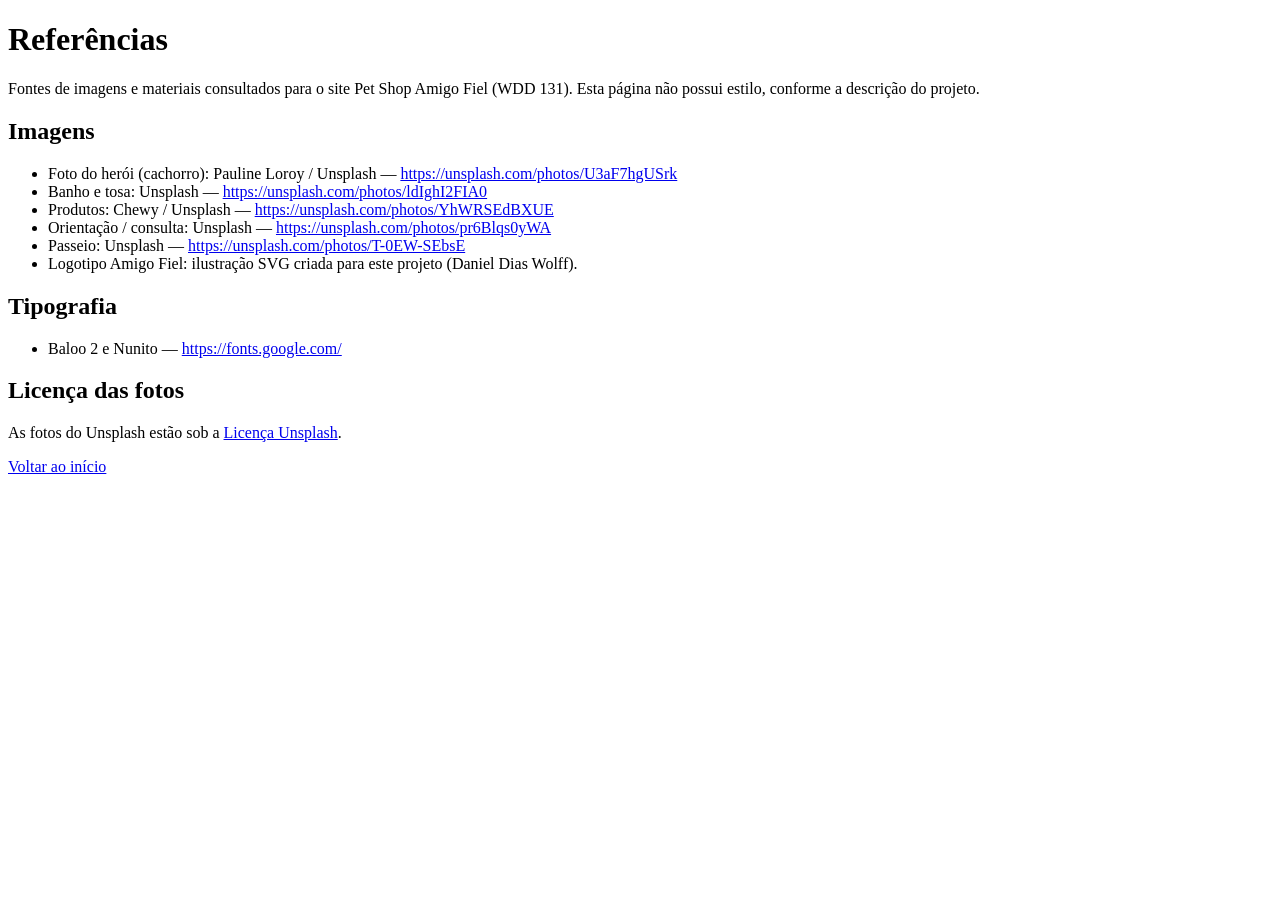
<file: projeto/referencias.html>
<!DOCTYPE html>
<html lang="pt-BR">

<head>
  <meta charset="UTF-8">
  <meta name="viewport" content="width=device-width, initial-scale=1.0">
  <meta name="author" content="Daniel Dias Wolff">
  <meta name="description" content="Referências de imagens e textos usados no site Pet Shop Amigo Fiel.">
  <title>Referências | Pet Shop Amigo Fiel</title>
</head>

<body>
  <h1>Referências</h1>
  <p>
    Fontes de imagens e materiais consultados para o site Pet Shop Amigo Fiel
    (WDD 131). Esta página não possui estilo, conforme a descrição do projeto.
  </p>

  <h2>Imagens</h2>
  <ul>
    <li>
      Foto do herói (cachorro): Pauline Loroy / Unsplash —
      <a href="https://unsplash.com/photos/U3aF7hgUSrk">https://unsplash.com/photos/U3aF7hgUSrk</a>
    </li>
    <li>
      Banho e tosa: Unsplash —
      <a href="https://unsplash.com/photos/ldIghI2FIA0">https://unsplash.com/photos/ldIghI2FIA0</a>
    </li>
    <li>
      Produtos: Chewy / Unsplash —
      <a href="https://unsplash.com/photos/YhWRSEdBXUE">https://unsplash.com/photos/YhWRSEdBXUE</a>
    </li>
    <li>
      Orientação / consulta: Unsplash —
      <a href="https://unsplash.com/photos/pr6Blqs0yWA">https://unsplash.com/photos/pr6Blqs0yWA</a>
    </li>
    <li>
      Passeio: Unsplash —
      <a href="https://unsplash.com/photos/T-0EW-SEbsE">https://unsplash.com/photos/T-0EW-SEbsE</a>
    </li>
    <li>
      Logotipo Amigo Fiel: ilustração SVG criada para este projeto (Daniel Dias Wolff).
    </li>
  </ul>

  <h2>Tipografia</h2>
  <ul>
    <li>Baloo 2 e Nunito — <a href="https://fonts.google.com/">https://fonts.google.com/</a></li>
  </ul>

  <h2>Licença das fotos</h2>
  <p>
    As fotos do Unsplash estão sob a
    <a href="https://unsplash.com/license">Licença Unsplash</a>.
  </p>

  <p><a href="index.html">Voltar ao início</a></p>
</body>

</html>
</file>
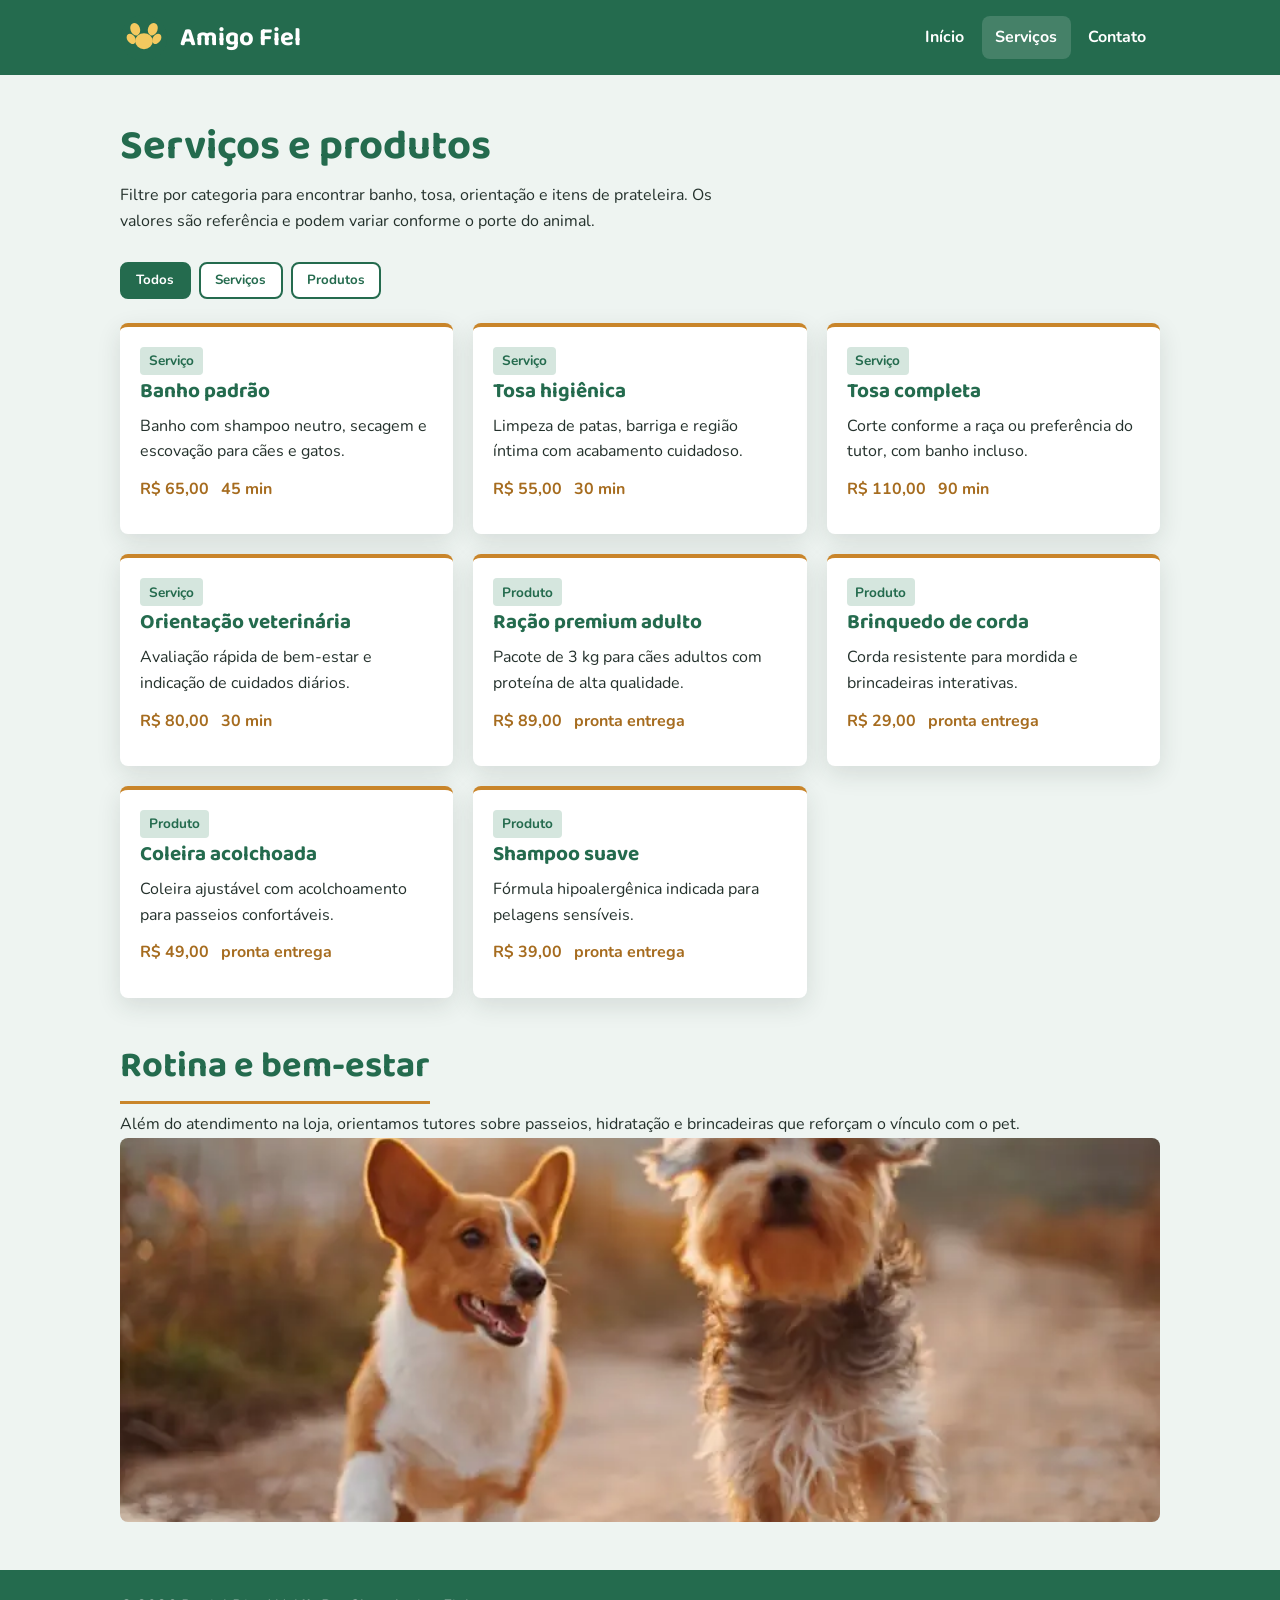
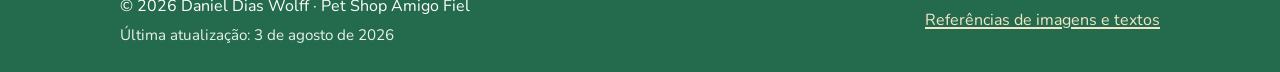
<file: projeto/servicos.html>
<!DOCTYPE html>
<html lang="pt-BR">

<head>
  <meta charset="UTF-8">
  <meta name="viewport" content="width=device-width, initial-scale=1.0">
  <meta name="author" content="Daniel Dias Wolff">
  <meta name="description"
    content="Confira serviços de banho e tosa e produtos do Pet Shop Amigo Fiel em Brasília, com preços e duração.">
  <title>Serviços e Produtos | Pet Shop Amigo Fiel</title>
  <link rel="icon" href="../favicon.ico" sizes="any">
  <link rel="preconnect" href="https://fonts.googleapis.com">
  <link rel="preconnect" href="https://fonts.gstatic.com" crossorigin>
  <link
    href="https://fonts.googleapis.com/css2?family=Baloo+2:wght@600;700&family=Nunito:wght@400;600;700&display=swap"
    rel="stylesheet">
  <link rel="stylesheet" href="estilos/base.css">
  <link rel="stylesheet" href="estilos/grande.css">
  <script src="scripts/navegacao.js" defer></script>
  <script src="scripts/servicos.js" defer></script>
</head>

<body>
  <a class="skip-link" href="#conteudo">Ir para o conteúdo</a>

  <header class="site-header">
    <div class="barra">
      <a class="marca" href="index.html">
        <img src="imagens/logo-amigo-fiel.svg" width="48" height="48" alt="">
        <span>Amigo Fiel</span>
      </a>
      <button class="menu-toggle" id="menu-toggle" type="button" aria-controls="nav-principal"
        aria-expanded="false" aria-label="Abrir menu">
        <span class="hamburguer" aria-hidden="true">
          <span></span>
          <span></span>
          <span></span>
        </span>
      </button>
      <nav class="nav-principal" id="nav-principal" aria-label="Principal">
        <ul>
          <li><a href="index.html">Início</a></li>
          <li><a href="servicos.html" aria-current="page">Serviços</a></li>
          <li><a href="contato.html">Contato</a></li>
        </ul>
      </nav>
    </div>
  </header>

  <main id="conteudo" class="secao">
    <h1>Serviços e produtos</h1>
    <p class="intro">
      Filtre por categoria para encontrar banho, tosa, orientação e itens de prateleira.
      Os valores são referência e podem variar conforme o porte do animal.
    </p>

    <div class="filtros" role="group" aria-label="Filtrar por categoria">
      <button class="filtro ativo" type="button" data-filtro="todos" aria-pressed="true">Todos</button>
      <button class="filtro" type="button" data-filtro="servico" aria-pressed="false">Serviços</button>
      <button class="filtro" type="button" data-filtro="produto" aria-pressed="false">Produtos</button>
    </div>

    <p class="mensagem-filtro" id="mensagem-filtro" hidden></p>
    <div class="lista-servicos" id="lista-servicos"></div>

    <section class="bloco-extra" aria-labelledby="titulo-passeio">
      <h2 id="titulo-passeio">Rotina e bem-estar</h2>
      <p class="intro">
        Além do atendimento na loja, orientamos tutores sobre passeios, hidratação e
        brincadeiras que reforçam o vínculo com o pet.
      </p>
      <img src="imagens/passeio.webp" width="800" height="534" loading="lazy"
        alt="Pessoa passeando com dois cães em área aberta">
    </section>
  </main>

  <footer class="site-footer">
    <div class="rodape-interno">
      <div class="rodape-info">
        <p>&copy; 2026 Daniel Dias Wolff · Pet Shop Amigo Fiel</p>
        <p>Última atualização: 3 de agosto de 2026</p>
      </div>
      <p><a href="referencias.html" target="_blank" rel="noopener noreferrer">Referências de imagens e textos</a></p>
    </div>
  </footer>
</body>

</html>
</file>
<file: estilos/base.css>
* {
  margin: 0;
  padding: 0;
  box-sizing: border-box;
}

:root {
  --cor-cabecalho-cartao: #24527a;
  --cor-borda: #cccccc;
  --cor-fundo: #f4f7f9;
  --cor-texto: #1e2a32;
  --cor-link: #0000ee;
}

body {
  font-family: "Roboto", Sans-serif;
  font-weight: 400;
  background-color: var(--cor-fundo);
  color: var(--cor-texto);
  line-height: 1.6;
}

header {
  background-color: var(--cor-cabecalho-cartao);
  color: #fff;
  padding: 1.25rem 1rem 0;
  text-align: center;
}

#course-title {
  display: block;
  font-family: "Merriweather", serif;
  font-size: 1.5rem;
  font-weight: 700;
  margin-bottom: 1rem;
}

nav {
  display: flex;
  justify-content: center;
  flex-wrap: wrap;
  gap: 0.25rem;
  background-color: rgba(0, 0, 0, 0.15);
  padding: 0.5rem;
}

nav a {
  color: #fff;
  text-decoration: none;
  padding: 0.6rem 1.2rem;
  border-radius: 4px;
  font-weight: 600;
  transition: background-color 0.2s ease, color 0.2s ease;
}

nav a:hover {
  background-color: #e8a838;
  color: var(--cor-texto);
}

main {
  max-width: 960px;
  margin: 2rem auto;
  padding: 0 1rem;
  display: grid;
  grid-template-columns: 2fr 1fr;
  gap: 1rem;
}

main > h1 {
  grid-column: 1 / -1;
  font-family: "Merriweather", serif;
  font-size: 2rem;
  color: var(--cor-cabecalho-cartao);
  text-align: center;
  margin-bottom: 0.5rem;
}

.card {
  background-color: #fff;
  border: 1px solid var(--cor-borda);
  border-radius: 8px;
  overflow: hidden;
}

.card h2 {
  background-color: var(--cor-cabecalho-cartao);
  color: #fff;
  text-align: center;
  font-size: 1.1rem;
  font-weight: 700;
  padding: 0.75rem 1rem;
}

.card-content {
  padding: 1rem 1.25rem;
}

.about-top {
  display: flex;
  gap: 1rem;
  align-items: flex-start;
  margin-bottom: 0.75rem;
}

.about-top p {
  flex: 1;
  text-align: left;
}

.about-top img {
  flex-shrink: 0;
  width: 150px;
  height: auto;
  border-radius: 4px;
}

.card h3 {
  text-align: center;
  font-size: 1rem;
  font-weight: 700;
  margin: 0.75rem 0 0.5rem;
}

.card hr {
  border: none;
  border-top: 1px solid var(--cor-borda);
  margin: 0.5rem 0 1rem;
}

.about-bottom {
  display: flex;
  gap: 1rem;
  align-items: flex-start;
}

.about-bottom figure {
  flex-shrink: 0;
  text-align: center;
  max-width: 140px;
}

.about-bottom img {
  display: block;
  width: 120px;
  height: auto;
  margin: 0 auto;
}

.about-bottom figcaption {
  font-style: italic;
  font-size: 0.8rem;
  margin-top: 0.35rem;
  line-height: 1.3;
}

.about-bottom p {
  flex: 1;
  text-align: left;
}

.card ul {
  list-style: disc;
  padding-left: 1.5rem;
}

.card li {
  margin-bottom: 0.35rem;
}

.card-content a {
  color: var(--cor-link);
  text-decoration: underline;
}

footer {
  background-color: var(--cor-cabecalho-cartao);
  color: #fff;
  text-align: center;
  padding: 1.25rem 1rem;
  margin-top: 2rem;
  font-size: 0.95rem;
}

footer p + p {
  margin-top: 0.5rem;
  font-size: 0.85rem;
  opacity: 0.9;
}

@media (max-width: 700px) {
  main {
    grid-template-columns: 1fr;
  }

  .about-top,
  .about-bottom {
    flex-direction: column;
    align-items: center;
  }

  .about-top p,
  .about-bottom p {
    text-align: center;
  }
}
</file>
<file: projeto/estilos/base.css>
* {
  margin: 0;
  padding: 0;
  box-sizing: border-box;
}

:root {
  --cor-primaria: #246b4e;
  --cor-primaria-escura: #1a4f39;
  --cor-destaque: #c9852a;
  --cor-destaque-escuro: #a66c1f;
  --cor-fundo: #eef4f1;
  --cor-texto: #24312c;
  --cor-clara: #ffffff;
  --cor-suave: #d5e6de;
  --fonte-titulo: "Baloo 2", sans-serif;
  --fonte-corpo: "Nunito", sans-serif;
  --sombra: 0 8px 24px rgba(36, 49, 44, 0.12);
  --raio: 0.5rem;
  --largura: 68rem;
}

html {
  scroll-behavior: smooth;
}

body {
  font-family: var(--fonte-corpo);
  font-weight: 400;
  background-color: var(--cor-fundo);
  color: var(--cor-texto);
  line-height: 1.6;
  min-height: 100vh;
  display: flex;
  flex-direction: column;
}

img {
  max-width: 100%;
  height: auto;
  display: block;
}

a {
  color: var(--cor-primaria);
  text-decoration-thickness: 0.1em;
  text-underline-offset: 0.15em;
}

a:hover,
a:focus-visible {
  color: var(--cor-destaque-escuro);
}

:focus-visible {
  outline: 3px solid var(--cor-destaque);
  outline-offset: 2px;
}

.skip-link {
  position: absolute;
  left: -999px;
  top: 0;
  background: var(--cor-clara);
  color: var(--cor-texto);
  padding: 0.5rem 1rem;
  z-index: 1000;
}

.skip-link:focus {
  left: 0.5rem;
  top: 0.5rem;
}

.site-header {
  background-color: var(--cor-primaria);
  color: var(--cor-clara);
  position: sticky;
  top: 0;
  z-index: 100;
}

.barra {
  display: flex;
  flex-wrap: wrap;
  align-items: center;
  justify-content: space-between;
  gap: 0.75rem 1rem;
  max-width: var(--largura);
  margin: 0 auto;
  padding: 0.75rem 1rem;
}

.marca {
  display: flex;
  align-items: center;
  gap: 0.75rem;
  color: var(--cor-clara);
  text-decoration: none;
}

.marca:hover,
.marca:focus-visible {
  color: var(--cor-clara);
}

.marca img {
  width: 3rem;
  height: 3rem;
}

.marca span {
  font-family: var(--fonte-titulo);
  font-size: 1.35rem;
  font-weight: 700;
  line-height: 1.1;
}

.menu-toggle {
  background: transparent;
  border: 2px solid var(--cor-clara);
  color: var(--cor-clara);
  width: 2.75rem;
  height: 2.75rem;
  padding: 0;
  border-radius: var(--raio);
  cursor: pointer;
  display: inline-flex;
  align-items: center;
  justify-content: center;
}

.menu-toggle[aria-expanded="true"] {
  background: var(--cor-primaria-escura);
}

.hamburguer {
  display: flex;
  flex-direction: column;
  justify-content: center;
  gap: 0.28rem;
  width: 1.25rem;
}

.hamburguer span {
  display: block;
  height: 2px;
  width: 100%;
  background: var(--cor-clara);
  border-radius: 2px;
  transition: transform 0.2s ease, opacity 0.2s ease;
}

.menu-toggle[aria-expanded="true"] .hamburguer span:nth-child(1) {
  transform: translateY(0.35rem) rotate(45deg);
}

.menu-toggle[aria-expanded="true"] .hamburguer span:nth-child(2) {
  opacity: 0;
}

.menu-toggle[aria-expanded="true"] .hamburguer span:nth-child(3) {
  transform: translateY(-0.35rem) rotate(-45deg);
}

.nav-principal {
  display: none;
  flex-basis: 100%;
  width: 100%;
  background: var(--cor-primaria-escura);
  border-radius: var(--raio);
}

.nav-principal.aberto {
  display: block;
}

.nav-principal ul {
  list-style: none;
  display: flex;
  flex-direction: column;
}

.nav-principal a {
  display: block;
  color: var(--cor-clara);
  text-decoration: none;
  padding: 0.9rem 1.25rem;
  font-weight: 700;
  border-top: 1px solid rgba(255, 255, 255, 0.12);
}

.nav-principal a:hover,
.nav-principal a:focus-visible,
.nav-principal a[aria-current="page"] {
  background: rgba(255, 255, 255, 0.1);
  color: var(--cor-clara);
}

.nav-principal a[aria-current="page"] {
  box-shadow: inset 4px 0 0 var(--cor-destaque);
}

main {
  flex: 1;
}

.hero {
  position: relative;
  min-height: 70vh;
  display: grid;
  align-items: end;
  color: var(--cor-clara);
  overflow: hidden;
}

.hero-imagem {
  position: absolute;
  inset: 0;
  width: 100%;
  height: 100%;
  object-fit: cover;
  z-index: 0;
}

.hero::after {
  content: "";
  position: absolute;
  inset: 0;
  background:
    linear-gradient(180deg, rgba(26, 79, 57, 0.25) 0%, rgba(26, 79, 57, 0.82) 70%),
    radial-gradient(circle at 20% 20%, rgba(201, 133, 42, 0.25), transparent 45%);
  z-index: 1;
}

.hero-conteudo {
  position: relative;
  z-index: 2;
  max-width: var(--largura);
  width: 100%;
  margin: 0 auto;
  padding: 3rem 1rem 2.5rem;
}

.hero-conteudo .marca-hero {
  font-family: var(--fonte-titulo);
  font-size: clamp(2.4rem, 8vw, 4rem);
  font-weight: 700;
  line-height: 1.05;
  margin-bottom: 0.75rem;
}

.hero-conteudo p {
  max-width: 32rem;
  font-size: 1.1rem;
  margin-bottom: 1.5rem;
}

.botao {
  display: inline-block;
  background: #8a5818;
  color: var(--cor-clara);
  font-family: var(--fonte-corpo);
  font-weight: 700;
  text-decoration: none;
  border: none;
  border-radius: var(--raio);
  padding: 0.8rem 1.4rem;
  cursor: pointer;
  transition: background-color 0.2s ease, transform 0.2s ease;
}

.botao:hover,
.botao:focus-visible {
  background: #6e4512;
  color: var(--cor-clara);
  transform: translateY(-2px);
}

.botao-secundario {
  background: transparent;
  border: 2px solid var(--cor-clara);
  margin-left: 0.5rem;
}

.botao-secundario:hover,
.botao-secundario:focus-visible {
  background: var(--cor-clara);
  color: var(--cor-primaria);
}

.secao {
  max-width: var(--largura);
  margin: 0 auto;
  padding: 2.5rem 1rem;
}

.secao > h1 {
  font-family: var(--fonte-titulo);
  font-size: clamp(1.9rem, 5vw, 2.6rem);
  color: var(--cor-primaria);
  line-height: 1.15;
  margin-bottom: 0.5rem;
}

.secao h2 {
  font-family: var(--fonte-titulo);
  font-size: clamp(1.75rem, 4vw, 2.25rem);
  color: var(--cor-primaria);
  margin-bottom: 0.5rem;
  border-bottom: 3px solid var(--cor-destaque);
  padding-bottom: 0.35rem;
  display: inline-block;
}

.bloco-extra {
  margin-top: 2.5rem;
}

.bloco-extra img {
  width: 100%;
  max-height: 24rem;
  object-fit: cover;
  border-radius: var(--raio);
}

.acoes-confirmacao {
  margin-top: 1.5rem;
  display: flex;
  flex-wrap: wrap;
  gap: 0.75rem;
  justify-content: center;
}

.secao > p.intro {
  margin: 0.75rem 0 1.75rem;
  max-width: 40rem;
}

.destaques {
  display: grid;
  gap: 1.5rem;
}

.destaque {
  display: grid;
  gap: 0.75rem;
}

.destaque img {
  width: 100%;
  aspect-ratio: 4 / 3;
  object-fit: cover;
  border-radius: var(--raio);
}

.destaque h3 {
  font-family: var(--fonte-titulo);
  font-size: 1.35rem;
  color: var(--cor-primaria);
}

.info-loja {
  display: grid;
  gap: 1rem;
  background:
    linear-gradient(135deg, rgba(36, 107, 78, 0.08), rgba(201, 133, 42, 0.12)),
    var(--cor-clara);
  border-left: 5px solid var(--cor-destaque);
  padding: 1.5rem;
  border-radius: var(--raio);
}

.info-loja h2 {
  border: none;
  padding: 0;
  margin: 0;
}

.info-loja dl {
  display: grid;
  gap: 0.65rem;
}

.info-loja dt {
  font-weight: 700;
  color: var(--cor-primaria);
}

.info-loja dd {
  margin: 0;
}

.filtros {
  display: flex;
  flex-wrap: wrap;
  gap: 0.5rem;
  margin-bottom: 1.5rem;
}

.filtro {
  background: var(--cor-clara);
  border: 2px solid var(--cor-primaria);
  color: var(--cor-primaria);
  font-family: var(--fonte-corpo);
  font-weight: 700;
  padding: 0.45rem 0.9rem;
  border-radius: var(--raio);
  cursor: pointer;
}

.filtro:hover,
.filtro:focus-visible,
.filtro.ativo {
  background: var(--cor-primaria);
  color: var(--cor-clara);
}

.lista-servicos {
  display: grid;
  gap: 1.25rem;
}

.cartao-servico {
  background: var(--cor-clara);
  border-radius: var(--raio);
  padding: 1.25rem;
  box-shadow: var(--sombra);
  border-top: 4px solid var(--cor-destaque);
}

.cartao-servico h3 {
  font-family: var(--fonte-titulo);
  color: var(--cor-primaria);
  font-size: 1.3rem;
  margin-bottom: 0.35rem;
}

.cartao-servico .meta {
  display: flex;
  flex-wrap: wrap;
  gap: 0.75rem;
  margin: 0.75rem 0;
  font-weight: 700;
  color: var(--cor-destaque-escuro);
}

.cartao-servico .categoria {
  display: inline-block;
  background: var(--cor-suave);
  color: var(--cor-primaria);
  font-size: 0.85rem;
  font-weight: 700;
  padding: 0.2rem 0.55rem;
  border-radius: 0.25rem;
}

.mensagem-filtro {
  background: var(--cor-clara);
  padding: 1rem;
  border-radius: var(--raio);
  border-left: 4px solid var(--cor-destaque);
}

.formulario {
  background: var(--cor-clara);
  padding: 1.5rem;
  border-radius: var(--raio);
  box-shadow: var(--sombra);
  max-width: 40rem;
}

.formulario fieldset {
  border: 2px solid var(--cor-suave);
  border-radius: var(--raio);
  padding: 1rem;
  margin-bottom: 1.25rem;
}

.formulario legend {
  font-family: var(--fonte-titulo);
  color: var(--cor-primaria);
  font-size: 1.15rem;
  padding: 0 0.4rem;
}

.campo {
  margin-bottom: 1rem;
}

.campo label {
  display: block;
  font-weight: 700;
  margin-bottom: 0.35rem;
}

.campo input,
.campo select,
.campo textarea {
  width: 100%;
  font: inherit;
  padding: 0.65rem 0.75rem;
  border: 2px solid #9bb8ab;
  border-radius: var(--raio);
  background: var(--cor-fundo);
  color: var(--cor-texto);
}

.campo input:focus,
.campo select:focus,
.campo textarea:focus {
  border-color: var(--cor-primaria);
  background: var(--cor-clara);
}

.obrigatorio {
  color: #9b3a1e;
}

.ajuda {
  font-size: 0.95rem;
  margin-bottom: 0.75rem;
}

.opcao {
  display: flex;
  align-items: center;
  gap: 0.5rem;
  margin-bottom: 0.45rem;
}

.opcao input {
  width: auto;
}

.confirmacao {
  text-align: center;
  max-width: 36rem;
  margin: 0 auto;
  padding: 3rem 1rem;
}

.confirmacao h1 {
  font-family: var(--fonte-titulo);
  color: var(--cor-primaria);
  font-size: clamp(1.8rem, 5vw, 2.5rem);
  margin-bottom: 0.75rem;
}

.contador {
  margin-top: 1.5rem;
  background: var(--cor-clara);
  padding: 1rem 1.25rem;
  border-radius: var(--raio);
  border-top: 4px solid var(--cor-destaque);
}

.site-footer {
  background: var(--cor-primaria);
  color: var(--cor-clara);
  margin-top: auto;
}

.site-footer .rodape-interno {
  max-width: var(--largura);
  width: 100%;
  margin: 0 auto;
  padding: 1.5rem 1rem;
  display: flex;
  flex-direction: column;
  align-items: center;
  justify-content: center;
  gap: 0.75rem;
  text-align: center;
}

.site-footer .rodape-info {
  display: grid;
  gap: 0.25rem;
}

.site-footer .rodape-info p:last-child {
  font-size: 0.95rem;
  opacity: 0.9;
}

.site-footer a {
  color: #f4e6c8;
}

.site-footer a:hover,
.site-footer a:focus-visible {
  color: var(--cor-clara);
}

@media (prefers-reduced-motion: reduce) {
  html {
    scroll-behavior: auto;
  }

  .botao {
    transition: none;
  }
}
</file>
<file: projeto/estilos/grande.css>
@media screen and (min-width: 40rem) {
  .menu-toggle {
    display: none;
  }

  .barra {
    flex-wrap: nowrap;
    padding: 0.85rem 1.5rem;
  }

  .nav-principal {
    display: block;
    flex-basis: auto;
    width: auto;
    margin-left: auto;
    background: transparent;
    border-radius: 0;
  }

  .nav-principal.aberto {
    display: block;
  }

  .nav-principal ul {
    flex-direction: row;
    align-items: center;
    gap: 0.25rem;
  }

  .nav-principal a {
    border-top: none;
    padding: 0.55rem 0.85rem;
    border-radius: var(--raio);
  }

  .nav-principal a[aria-current="page"] {
    box-shadow: none;
    background: rgba(255, 255, 255, 0.15);
  }

  .marca span {
    font-size: 1.6rem;
  }

  .hero {
    min-height: 78vh;
    align-items: center;
  }

  .hero-conteudo {
    padding: 4rem 1.5rem;
  }

  .destaques {
    grid-template-columns: repeat(3, 1fr);
    gap: 1.75rem;
  }

  .info-loja {
    grid-template-columns: 1fr 1.2fr;
    align-items: start;
    gap: 2rem;
  }

  .lista-servicos {
    grid-template-columns: repeat(2, 1fr);
  }

  .secao {
    padding: 3rem 1.5rem;
  }

  .formulario {
    padding: 2rem;
  }

  .site-footer .rodape-interno {
    flex-direction: row;
    justify-content: space-between;
    align-items: center;
    text-align: left;
    padding: 1.5rem 1.5rem;
  }
}

@media screen and (min-width: 60rem) {
  .lista-servicos {
    grid-template-columns: repeat(3, 1fr);
  }
}
</file>
<file: estilos/formulario.css>
* {
  margin: 0;
  padding: 0;
  box-sizing: border-box;
}

:root {
  --cor-fundo: #e8efe9;
  --cor-superficie: #ffffff;
  --cor-texto: #1a2621;
  --cor-primaria: #145c45;
  --cor-destaque: #8a4b00;
  --cor-borda: #9fb5aa;
  --cor-estrela: #4d6359;
  --fonte-titulo: "Outfit", sans-serif;
  --fonte-corpo: "Source Sans 3", sans-serif;
}

body {
  font-family: var(--fonte-corpo);
  background-color: var(--cor-fundo);
  background-image: linear-gradient(165deg, #e8efe9 0%, #d5e3db 100%);
  color: var(--cor-texto);
  line-height: 1.6;
  min-height: 100vh;
  display: flex;
  flex-direction: column;
}

header {
  background-color: var(--cor-primaria);
  color: #fff;
  padding: 1.5rem 1rem;
  text-align: center;
}

h1 {
  font-family: var(--fonte-titulo);
  font-size: 1.85rem;
  font-weight: 700;
}

main {
  width: min(640px, 100%);
  margin: 1.5rem auto 2.5rem;
  padding: 0 1rem;
  flex: 1;
}

.intro {
  margin-bottom: 1rem;
  font-size: 1.05rem;
}

.obrigatorio {
  color: #8b1e1e;
  font-weight: 700;
}

form {
  background-color: var(--cor-superficie);
  border: 1px solid var(--cor-borda);
  padding: 1.25rem;
}

fieldset {
  border: 1px solid var(--cor-borda);
  padding: 1rem 1rem 1.15rem;
  margin-bottom: 1.25rem;
}

legend {
  font-family: var(--fonte-titulo);
  font-weight: 700;
  color: var(--cor-primaria);
  padding: 0 0.4rem;
}

.campo {
  margin-top: 0.85rem;
}

.campo label,
fieldset > label {
  display: block;
  font-weight: 700;
  margin-bottom: 0.35rem;
}

.ajuda {
  font-size: 0.95rem;
  margin: 0.35rem 0 0.65rem;
  color: #2f433b;
}

input[type="text"],
input[type="date"],
select,
textarea {
  width: 100%;
  padding: 0.7rem 0.75rem;
  border: 1px solid var(--cor-borda);
  font: inherit;
  color: var(--cor-texto);
  background-color: #f7fbf8;
}

textarea {
  resize: vertical;
  min-height: 110px;
}

input:focus,
select:focus,
textarea:focus {
  outline: 3px solid var(--cor-primaria);
  outline-offset: 2px;
}

.classificacao {
  margin-top: 1rem;
}

.estrelas {
  display: flex;
  flex-direction: row-reverse;
  justify-content: flex-end;
  gap: 0.35rem;
  margin-top: 0.55rem;
}

.estrelas input {
  position: absolute;
  opacity: 0;
  width: 1px;
  height: 1px;
}

.estrelas label {
  margin: 0;
  font-size: 2rem;
  line-height: 1;
  cursor: pointer;
  color: var(--cor-estrela);
}

.estrelas input:focus + label {
  outline: 3px solid var(--cor-primaria);
  outline-offset: 3px;
}

.estrelas label:hover,
.estrelas label:hover ~ label,
.estrelas input:checked ~ label {
  color: var(--cor-destaque);
}

.opcao {
  display: flex;
  align-items: center;
  gap: 0.6rem;
  margin: 0.5rem 0;
}

.opcao label {
  margin: 0;
  font-weight: 400;
}

.opcao input {
  width: 1.15rem;
  height: 1.15rem;
  accent-color: var(--cor-primaria);
}

input[type="submit"] {
  display: block;
  width: 100%;
  margin-top: 0.35rem;
  padding: 0.9rem 1.1rem;
  border: none;
  background-color: var(--cor-destaque);
  color: #fff;
  font-family: var(--fonte-titulo);
  font-size: 1.05rem;
  font-weight: 700;
  cursor: pointer;
}

input[type="submit"]:hover,
input[type="submit"]:focus {
  background-color: #6e3c00;
}

input[type="submit"]:focus {
  outline: 3px solid var(--cor-primaria);
  outline-offset: 3px;
}

.confirmacao {
  background-color: var(--cor-superficie);
  border: 1px solid var(--cor-borda);
  padding: 1.75rem 1.25rem;
  text-align: center;
}

.mensagem {
  font-family: var(--fonte-titulo);
  font-size: 1.3rem;
  font-weight: 700;
  color: var(--cor-primaria);
  margin-bottom: 1rem;
}

.contador {
  margin-bottom: 1.35rem;
}

.voltar {
  display: inline-block;
  padding: 0.7rem 1.2rem;
  background-color: var(--cor-primaria);
  color: #fff;
  text-decoration: none;
  font-weight: 700;
}

.voltar:hover,
.voltar:focus {
  background-color: #0f4634;
}

.voltar:focus {
  outline: 3px solid var(--cor-destaque);
  outline-offset: 3px;
}

footer {
  background-color: var(--cor-primaria);
  color: #fff;
  text-align: center;
  padding: 1rem;
  font-size: 0.95rem;
}

@media (min-width: 640px) {
  h1 {
    font-size: 2.2rem;
  }

  form,
  .confirmacao {
    padding: 1.85rem;
  }

  input[type="submit"] {
    width: auto;
    min-width: 240px;
    margin-left: auto;
    margin-right: 0;
  }
}
</file>
<file: estilos/local.css>
* {
  margin: 0;
  padding: 0;
  box-sizing: border-box;
}

:root {
  --cor-verde: #009739;
  --cor-verde-escuro: #007a30;
  --cor-amarelo: #ffdf00;
  --cor-azul: #002776;
  --cor-cabecalho: var(--cor-verde-escuro);
  --cor-destaque: var(--cor-amarelo);
  --cor-fundo: #f5f7f2;
  --cor-texto: #1a1a1a;
  --cor-cartao: #ffffff;
  --cor-borda: #d4ddd4;
  --cor-cabecalho-cartao: var(--cor-verde-escuro);
}

body {
  font-family: "Nunito", sans-serif;
  background-color: var(--cor-fundo);
  color: var(--cor-texto);
  line-height: 1.6;
}

header {
  background-color: var(--cor-cabecalho);
  color: #fff;
  text-align: center;
  padding: 1rem;
  border-bottom: 4px solid var(--cor-destaque);
}

header h1 {
  font-family: "Playfair Display", serif;
  font-size: 1.75rem;
  font-weight: 700;
}

main {
  max-width: 1200px;
  margin: 0 auto;
}

.hero {
  display: flex;
  flex-direction: column;
}

.hero > img {
  display: block;
  width: 100%;
  height: auto;
  max-height: 420px;
  object-fit: cover;
  border-bottom: 4px solid var(--cor-destaque);
}

.card {
  background-color: var(--cor-cartao);
  border: 1px solid var(--cor-borda);
  margin: 0;
}

.card h2 {
  background-color: var(--cor-cabecalho-cartao);
  color: #fff;
  text-align: center;
  font-size: 1.1rem;
  font-weight: 700;
  padding: 0.65rem 1rem;
}

.card dl {
  padding: 1rem 1.25rem;
}

.card .item {
  display: flex;
  justify-content: space-between;
  gap: 1rem;
  padding: 0.35rem 0;
  border-bottom: 1px solid var(--cor-borda);
}

.card .item:last-child {
  border-bottom: none;
}

.card dt {
  font-weight: 700;
}

.card dd {
  text-align: right;
}

.clima h2::after {
  content: none;
}

.icone-clima-movel {
  display: block;
  width: 64px;
  height: 64px;
  margin: 0.75rem auto 0.25rem;
}

footer {
  background-color: var(--cor-cabecalho);
  color: #fff;
  text-align: center;
  padding: 1.25rem 1rem;
  margin-top: 0;
  font-size: 0.95rem;
}

footer p + p {
  margin-top: 0.5rem;
  font-size: 0.85rem;
}
</file>
<file: estilos/local-grande.css>
@media (min-width: 701px) {
  header h1 {
    font-size: 2.25rem;
    padding: 0.5rem 0;
  }

  .hero {
    position: relative;
    min-height: 520px;
  }

  .hero > img {
    position: absolute;
    inset: 0;
    width: 100%;
    height: 100%;
    max-height: none;
    object-fit: cover;
    border-bottom: none;
  }

  .card {
    position: absolute;
    width: min(320px, 42%);
    background-color: rgba(255, 255, 255, 0.92);
    border-radius: 6px;
    box-shadow: 0 4px 12px rgba(0, 0, 0, 0.2);
    overflow: hidden;
  }

  .dados {
    top: 2rem;
    left: 2rem;
  }

  .clima {
    bottom: 2rem;
    right: 2rem;
  }

  .clima h2 {
    display: flex;
    align-items: center;
    justify-content: center;
    gap: 0.5rem;
  }

  .clima h2::after {
    content: "⛅";
    font-size: 1.25rem;
  }

  .icone-clima-movel {
    display: none;
  }
}
</file>
<file: estilos/templos.css>
* {
  margin: 0;
  padding: 0;
  box-sizing: border-box;
}

:root {
  --cor-primaria: #4a3068;
  --cor-secundaria: #d4b8f0;
  --cor-fundo: #f5f0e8;
  --cor-texto: #1e2a32;
  --cor-cartao: #ffffff;
  --cor-borda: #d4cfc4;
  --card-width: 320px;
  --card-image-height: 220px;
  --card-caption-height: 3.25rem;
}

body {
  font-family: "Lato", sans-serif;
  background-color: var(--cor-fundo);
  color: var(--cor-texto);
  line-height: 1.6;
}

header {
  background-color: var(--cor-primaria);
  color: #fff;
  padding: 0.85rem 1.25rem;
}

.header-bar {
  display: flex;
  flex-wrap: wrap;
  justify-content: space-between;
  align-items: center;
  gap: 0.75rem;
  max-width: 1100px;
  margin: 0 auto;
}

.site-title {
  font-family: "Lato", sans-serif;
  font-size: 1.5rem;
  font-weight: 700;
}

.menu-btn {
  display: block;
  background: transparent;
  border: 2px solid #fff;
  color: #fff;
  font-size: 1.25rem;
  line-height: 1;
  padding: 0.35rem 0.55rem;
  border-radius: 4px;
  cursor: pointer;
  margin-left: auto;
}

.menu-btn:hover {
  background-color: rgba(255, 255, 255, 0.15);
}

nav {
  display: none;
  flex-direction: column;
  width: 100%;
  gap: 0.25rem;
  padding-top: 0.5rem;
}

nav.show {
  display: flex;
}

nav a {
  color: #fff;
  text-decoration: none;
  padding: 0.5rem 0.75rem;
  font-weight: 400;
  text-align: center;
  border-radius: 4px;
  transition: background-color 0.2s ease, color 0.2s ease;
}

nav a:hover {
  background-color: var(--cor-secundaria);
  color: var(--cor-primaria);
}

main {
  max-width: 800px;
  margin: 1.5rem auto;
  padding: 0 1rem;
  display: grid;
  grid-template-columns: 1fr;
  gap: 1.25rem;
  justify-items: center;
}

main h1 {
  grid-column: 1 / -1;
  font-family: "Cinzel", serif;
  font-size: 1.75rem;
  color: var(--cor-primaria);
  text-align: center;
  margin-bottom: 0.25rem;
}

figure {
  display: flex;
  flex-direction: column;
  width: var(--card-width);
  max-width: 100%;
  height: calc(var(--card-image-height) + var(--card-caption-height));
  background-color: var(--cor-cartao);
  border: 1px solid var(--cor-borda);
  border-radius: 8px;
  overflow: hidden;
  box-shadow: 0 2px 6px rgba(0, 0, 0, 0.08);
}

figure img {
  display: block;
  width: 100%;
  height: var(--card-image-height);
  object-fit: cover;
  flex-shrink: 0;
}

figcaption {
  flex-shrink: 0;
  height: var(--card-caption-height);
  display: flex;
  align-items: center;
  justify-content: center;
  padding: 0 1rem;
  font-weight: 700;
  text-align: center;
  background-color: var(--cor-primaria);
  color: #fff;
}

footer {
  background-color: var(--cor-primaria);
  color: #fff;
  text-align: center;
  padding: 1.25rem 1rem;
  margin-top: 1.5rem;
  font-size: 0.95rem;
}

footer p + p {
  margin-top: 0.5rem;
  font-size: 0.85rem;
  opacity: 0.9;
}
</file>
<file: estilos/templos-grande.css>
@media screen and (min-width: 640px) {
  .menu-btn {
    display: none;
  }

  .header-bar {
    flex-wrap: nowrap;
  }

  nav {
    display: flex;
    flex-direction: row;
    justify-content: flex-end;
    align-items: center;
    flex-wrap: wrap;
    width: auto;
    gap: 0.25rem;
    padding-top: 0;
  }

  nav a {
    text-align: left;
    white-space: nowrap;
  }

  main {
    grid-template-columns: repeat(2, var(--card-width));
    justify-content: center;
    max-width: 960px;
  }
}

@media screen and (min-width: 900px) {
  main {
    grid-template-columns: repeat(3, var(--card-width));
    max-width: 1100px;
  }
}
</file>
<file: projeto/estilos/planejamentodosite.css>
* {
  margin: 0;
  padding: 0;
  box-sizing: border-box;
}

:root {
  --cor-primaria: #246b4e;
  --cor-destaque: #c9852a;
  --cor-fundo: #eef4f1;
  --cor-texto: #24312c;
  --cor-clara: #ffffff;
  --fonte-titulo: "Baloo 2", sans-serif;
  --fonte-corpo: "Nunito", sans-serif;
}

body {
  font-family: var(--fonte-corpo);
  font-weight: 400;
  background-color: var(--cor-fundo);
  color: var(--cor-texto);
  line-height: 1.6;
}

header {
  background-color: var(--cor-primaria);
  color: var(--cor-clara);
  padding: 1.5rem 1rem;
  text-align: center;
}

.marca {
  display: flex;
  align-items: center;
  justify-content: center;
  gap: 1rem;
  flex-wrap: wrap;
}

.marca img {
  width: 72px;
  height: 72px;
}

.marca h1 {
  font-family: var(--fonte-titulo);
  font-size: 2rem;
  font-weight: 700;
  line-height: 1.2;
}

main {
  max-width: 900px;
  margin: 0 auto;
  padding: 1.5rem 1rem 3rem;
}

section {
  margin-bottom: 2.25rem;
}

h2 {
  font-family: var(--fonte-titulo);
  font-size: 1.75rem;
  font-weight: 700;
  color: var(--cor-primaria);
  margin-bottom: 0.75rem;
  border-bottom: 3px solid var(--cor-destaque);
  padding-bottom: 0.35rem;
}

h3 {
  font-family: var(--fonte-titulo);
  font-size: 1.25rem;
  color: var(--cor-primaria);
  margin: 1rem 0 0.5rem;
}

p,
li {
  font-family: var(--fonte-corpo);
  margin-bottom: 0.75rem;
}

ul {
  padding-left: 1.25rem;
}

.amostra-cores {
  display: flex;
  flex-wrap: wrap;
  gap: 1rem;
  margin-top: 1rem;
}

.cor {
  flex: 1 1 160px;
  background: var(--cor-clara);
  border: 2px solid var(--cor-primaria);
  padding: 0.75rem;
  text-align: center;
}

.cor .swatch {
  height: 64px;
  margin-bottom: 0.5rem;
  border: 1px solid #ccc;
}

.cor-primaria-swatch {
  background-color: var(--cor-primaria);
}

.cor-destaque-swatch {
  background-color: var(--cor-destaque);
}

.cor-fundo-swatch {
  background-color: var(--cor-fundo);
}

.cor-texto-swatch {
  background-color: var(--cor-texto);
}

.exemplo-tipografia .titulo-demo {
  font-family: var(--fonte-titulo);
  font-size: 1.5rem;
  color: var(--cor-primaria);
}

.exemplo-tipografia .corpo-demo {
  font-family: var(--fonte-corpo);
  font-size: 1rem;
  color: var(--cor-texto);
}

.wireframes {
  display: flex;
  flex-direction: column;
  gap: 1.5rem;
}

.wireframe figure {
  margin: 0;
}

.wireframe img {
  width: 100%;
  max-width: 100%;
  height: auto;
  border: 2px solid var(--cor-primaria);
  background: var(--cor-clara);
}

.wireframe figcaption {
  font-size: 0.95rem;
  margin-top: 0.5rem;
  color: var(--cor-texto);
}

.destaque {
  color: var(--cor-destaque);
  font-weight: 700;
}

footer {
  background-color: var(--cor-primaria);
  color: var(--cor-clara);
  text-align: center;
  padding: 1.25rem 1rem;
  font-family: var(--fonte-corpo);
}

@media (min-width: 700px) {
  .wireframes {
    flex-direction: row;
    align-items: flex-start;
  }

  .wireframe {
    flex: 1;
  }

  .wireframe-mobile img {
    max-width: 280px;
  }
}
</file>
